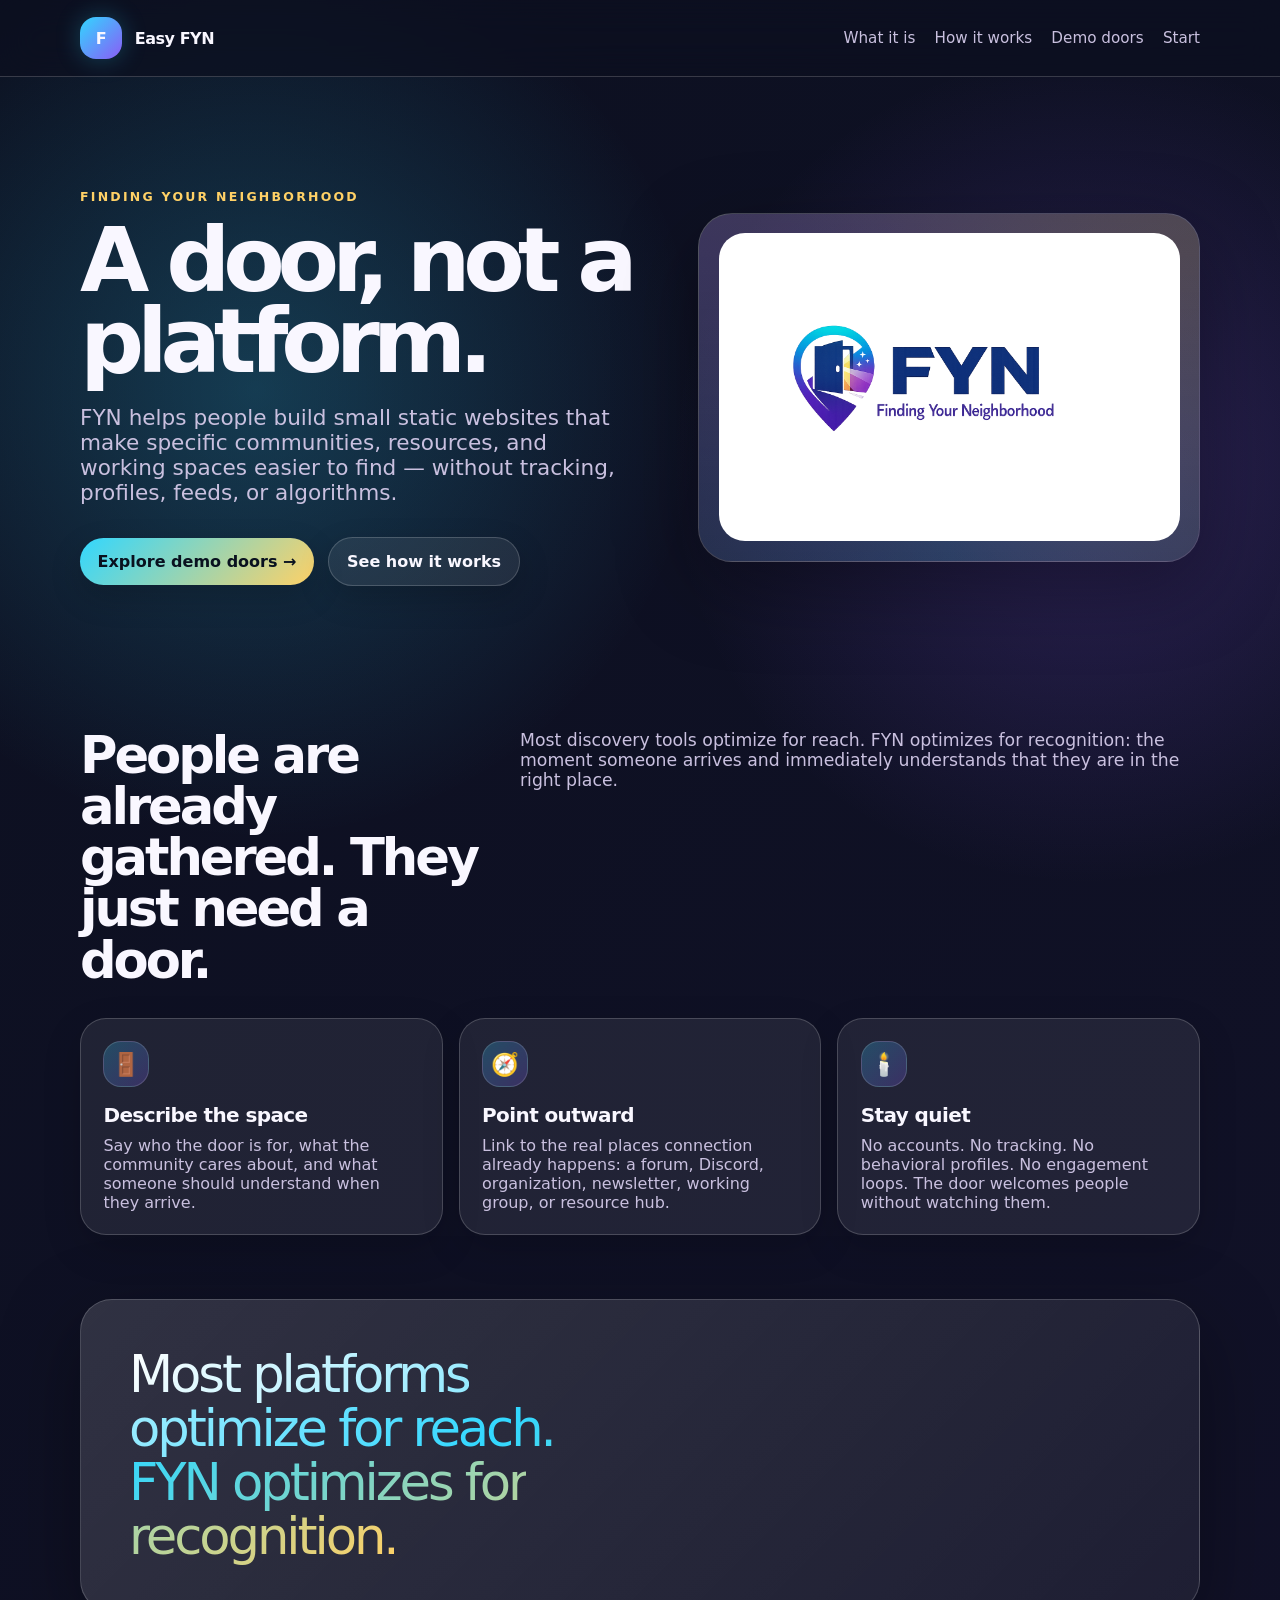
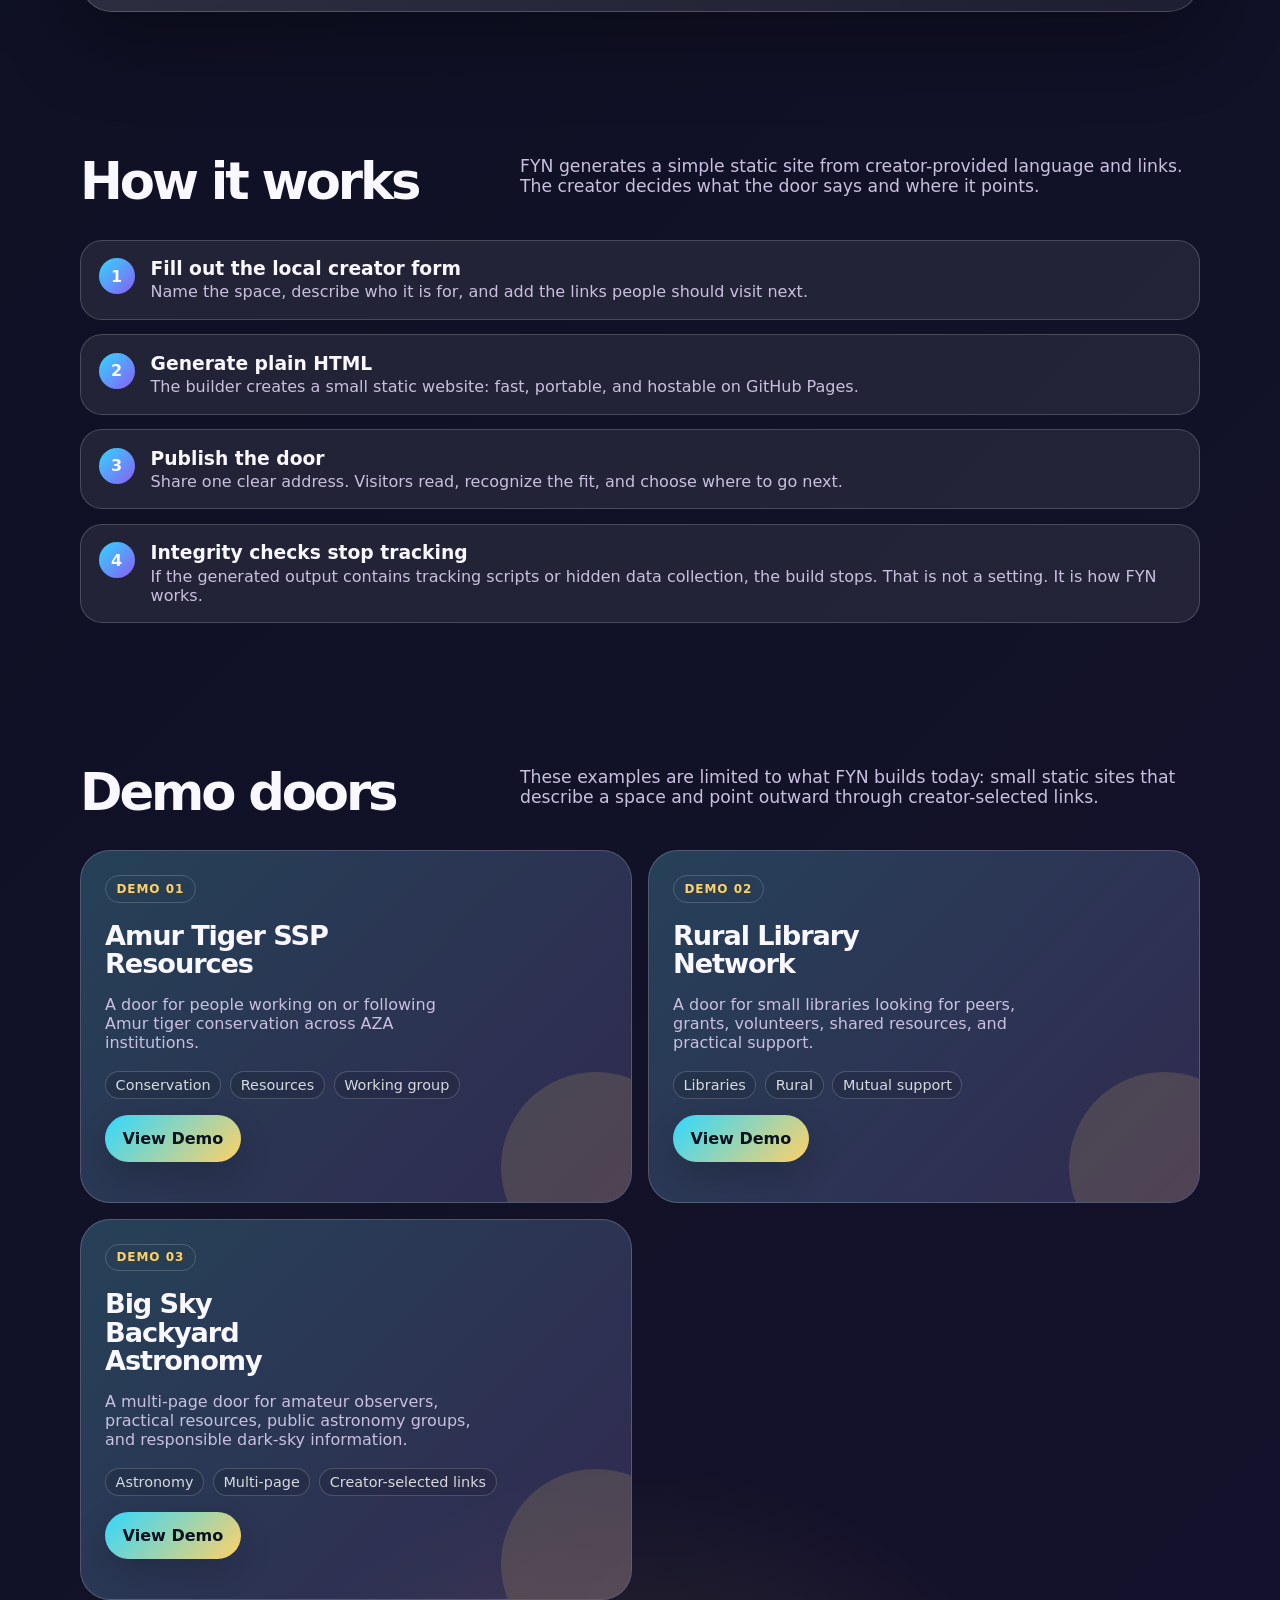
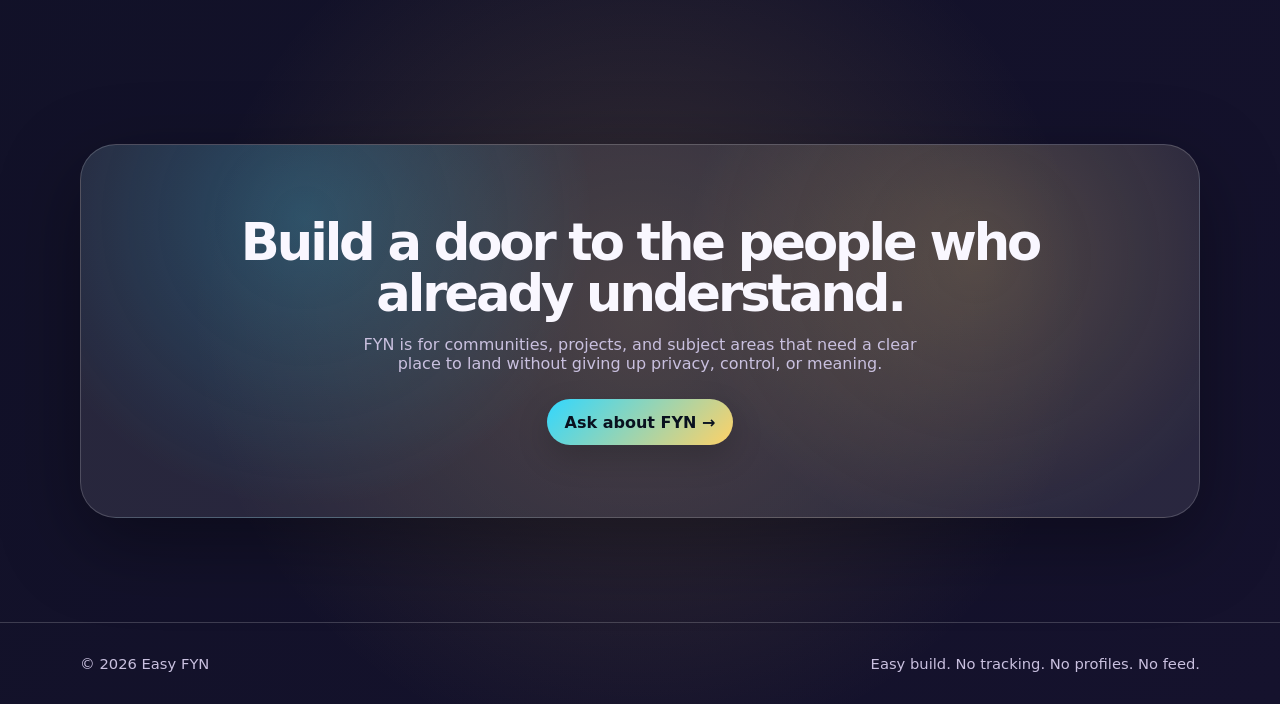
<file: index.html>
<!doctype html>
<html lang="en">
<head>
  <meta charset="utf-8">
  <meta name="viewport" content="width=device-width, initial-scale=1">
  <title>Easy FYN | Finding Your Neighborhood</title>
  <meta name="description" content="Finding Your Neighborhood helps people build simple static doors to the communities, resources, and spaces where connection already happens.">
  <style>
    :root {
      --bg: #0c1020;
      --bg2: #15122d;
      --panel: rgba(255,255,255,.08);
      --panel2: rgba(255,255,255,.12);
      --text: #f9f7ff;
      --muted: #c9c0df;
      --line: rgba(255,255,255,.18);
      --cyan: #31d7ff;
      --purple: #8b5cf6;
      --gold: #ffd166;
      --rose: #ff5fa2;
      --shadow: 0 25px 80px rgba(0,0,0,.35);
    }

    * { box-sizing: border-box; }

    html { scroll-behavior: smooth; }

    body {
      margin: 0;
      font-family: Inter, ui-sans-serif, system-ui, -apple-system, BlinkMacSystemFont, "Segoe UI", sans-serif;
      color: var(--text);
      background:
        radial-gradient(circle at 20% 10%, rgba(49,215,255,.22), transparent 28rem),
        radial-gradient(circle at 85% 12%, rgba(139,92,246,.24), transparent 26rem),
        radial-gradient(circle at 50% 90%, rgba(255,209,102,.16), transparent 28rem),
        linear-gradient(135deg, var(--bg), var(--bg2));
      min-height: 100vh;
    }

    a { color: inherit; }

    .wrap {
      width: min(1120px, calc(100% - 40px));
      margin: 0 auto;
    }

    header.site-header {
      position: sticky;
      top: 0;
      z-index: 10;
      backdrop-filter: blur(18px);
      background: rgba(12,16,32,.68);
      border-bottom: 1px solid var(--line);
    }

    .nav {
      display: flex;
      align-items: center;
      justify-content: space-between;
      min-height: 76px;
      gap: 1rem;
    }

    .brand {
      display: flex;
      align-items: center;
      gap: .8rem;
      text-decoration: none;
      font-weight: 800;
      letter-spacing: -.03em;
    }

    .brand-mark {
      width: 42px;
      height: 42px;
      border-radius: 16px;
      background: linear-gradient(135deg, var(--cyan), var(--purple));
      display: grid;
      place-items: center;
      box-shadow: 0 0 24px rgba(49,215,255,.25);
      font-weight: 900;
    }

    nav.links {
      display: flex;
      align-items: center;
      gap: 1.2rem;
      color: var(--muted);
      font-size: .95rem;
    }

    nav.links a {
      text-decoration: none;
    }

    nav.links a:hover { color: var(--text); }

    .button {
      display: inline-flex;
      align-items: center;
      justify-content: center;
      gap: .5rem;
      padding: .86rem 1.1rem;
      border-radius: 999px;
      text-decoration: none;
      font-weight: 750;
      border: 1px solid var(--line);
      background: rgba(255,255,255,.08);
      box-shadow: 0 12px 32px rgba(0,0,0,.18);
    }

    .button.primary {
      border: 0;
      color: #09111f;
      background: linear-gradient(135deg, var(--cyan), var(--gold));
    }

    .hero {
      padding: 7rem 0 4.5rem;
      display: grid;
      grid-template-columns: 1.05fr .95fr;
      gap: 4rem;
      align-items: center;
    }

    .eyebrow {
      color: var(--gold);
      font-size: .78rem;
      font-weight: 800;
      letter-spacing: .18em;
      text-transform: uppercase;
      margin-bottom: 1rem;
    }

    h1 {
      font-size: clamp(3rem, 7vw, 6.8rem);
      line-height: .9;
      letter-spacing: -.08em;
      margin: 0 0 1.5rem;
      max-width: 10ch;
    }

    .gradient-text {
      background: linear-gradient(135deg, #fff, var(--cyan), var(--gold));
      -webkit-background-clip: text;
      background-clip: text;
      color: transparent;
    }

    .hero p {
      color: var(--muted);
      font-size: clamp(1.08rem, 2vw, 1.35rem);
      max-width: 58ch;
      margin: 0 0 2rem;
    }

    .hero-actions {
      display: flex;
      flex-wrap: wrap;
      gap: .9rem;
      align-items: center;
    }

    .logo-card {
      position: relative;
      border: 1px solid var(--line);
      background: linear-gradient(180deg, rgba(255,255,255,.13), rgba(255,255,255,.05));
      border-radius: 34px;
      padding: 1.2rem;
      box-shadow: var(--shadow);
      overflow: hidden;
    }

    .logo-card:before {
      content: "";
      position: absolute;
      inset: -40%;
      background: conic-gradient(from 180deg, rgba(49,215,255,.2), rgba(139,92,246,.24), rgba(255,209,102,.18), rgba(49,215,255,.2));
      animation: spin 14s linear infinite;
      opacity: .7;
    }

    @keyframes spin { to { transform: rotate(360deg); } }

    .logo-inner {
      position: relative;
      border-radius: 26px;
      overflow: hidden;
      background: #FFFFFF;
      border: 1px solid rgba(255,255,255,.15);
    }

    .logo-inner img {
      display: block;
      width: 100%;
      height: auto;
    }

    section { padding: 4.5rem 0; }

    .section-head {
      display: grid;
      grid-template-columns: .75fr 1.25fr;
      gap: 2rem;
      align-items: start;
      margin-bottom: 2rem;
    }

    h2 {
      font-size: clamp(2rem, 4vw, 3.4rem);
      line-height: 1;
      letter-spacing: -.06em;
      margin: 0;
    }

    .section-head p, .lead {
      color: var(--muted);
      font-size: 1.08rem;
      margin: 0;
    }

    .grid {
      display: grid;
      grid-template-columns: repeat(3, 1fr);
      gap: 1rem;
    }

    .card {
      border: 1px solid var(--line);
      border-radius: 26px;
      background: var(--panel);
      padding: 1.4rem;
      box-shadow: 0 14px 38px rgba(0,0,0,.16);
    }

    .card h3 {
      font-size: 1.25rem;
      margin: 0 0 .55rem;
      letter-spacing: -.03em;
    }

    .card p { color: var(--muted); margin: 0; }

    .icon {
      width: 46px;
      height: 46px;
      border-radius: 18px;
      display: grid;
      place-items: center;
      margin-bottom: 1rem;
      background: linear-gradient(135deg, rgba(49,215,255,.24), rgba(139,92,246,.24));
      border: 1px solid rgba(255,255,255,.15);
      font-size: 1.4rem;
    }

    .steps {
      display: grid;
      gap: .9rem;
      counter-reset: step;
    }

    .step {
      display: grid;
      grid-template-columns: auto 1fr;
      gap: 1rem;
      align-items: start;
      padding: 1.1rem;
      border-radius: 22px;
      background: var(--panel);
      border: 1px solid var(--line);
    }

    .step:before {
      counter-increment: step;
      content: counter(step);
      width: 36px;
      height: 36px;
      border-radius: 50%;
      background: linear-gradient(135deg, var(--cyan), var(--purple));
      display: grid;
      place-items: center;
      font-weight: 900;
    }

    .step h3 { margin: 0 0 .2rem; }
    .step p { margin: 0; color: var(--muted); }

    .demo-grid {
      display: grid;
      grid-template-columns: repeat(2, 1fr);
      gap: 1rem;
    }

    .demo {
      min-height: 260px;
      border-radius: 30px;
      padding: 1.5rem;
      position: relative;
      overflow: hidden;
      border: 1px solid var(--line);
      background:
        linear-gradient(135deg, rgba(49,215,255,.16), rgba(139,92,246,.12)),
        var(--panel);
    }

    .demo:after {
      content: "";
      position: absolute;
      right: -60px;
      bottom: -60px;
      width: 190px;
      height: 190px;
      border-radius: 50%;
      background: rgba(255,209,102,.14);
    }

    .demo .tag {
      display: inline-flex;
      padding: .35rem .65rem;
      border-radius: 999px;
      border: 1px solid var(--line);
      color: var(--gold);
      font-size: .75rem;
      font-weight: 800;
      letter-spacing: .08em;
      text-transform: uppercase;
      margin-bottom: 1.2rem;
    }

    .demo h3 {
      font-size: 1.7rem;
      line-height: 1.05;
      letter-spacing: -.04em;
      margin: 0 0 .75rem;
      max-width: 12ch;
    }

    .demo p {
      color: var(--muted);
      max-width: 36ch;
    }

    .door-line {
      display: flex;
      gap: .55rem;
      flex-wrap: wrap;
      margin-top: 1.2rem;
      color: rgba(255,255,255,.82);
      font-size: .9rem;
    }

    .pill {
      border: 1px solid var(--line);
      border-radius: 999px;
      padding: .32rem .6rem;
      background: rgba(0,0,0,.12);
    }

    .quote {
      margin: 4rem 0 0;
      border-radius: 32px;
      padding: clamp(1.5rem, 4vw, 3rem);
      background: linear-gradient(135deg, rgba(255,255,255,.14), rgba(255,255,255,.06));
      border: 1px solid var(--line);
      box-shadow: var(--shadow);
    }

    .quote p {
      margin: 0;
      font-size: clamp(1.7rem, 4vw, 3.5rem);
      line-height: 1.05;
      letter-spacing: -.06em;
      max-width: 16ch;
    }

    .cta {
      text-align: center;
      border-radius: 36px;
      padding: clamp(2rem, 6vw, 4.5rem);
      background:
        radial-gradient(circle at 20% 20%, rgba(49,215,255,.22), transparent 18rem),
        radial-gradient(circle at 80% 30%, rgba(255,209,102,.18), transparent 18rem),
        rgba(255,255,255,.09);
      border: 1px solid var(--line);
      box-shadow: var(--shadow);
    }

    .cta h2 { margin-bottom: 1rem; }
    .cta p { margin: 0 auto 1.6rem; max-width: 58ch; color: var(--muted); }

    footer {
      color: var(--muted);
      border-top: 1px solid var(--line);
      padding: 2rem 0;
      margin-top: 2rem;
      font-size: .92rem;
    }

    .footer-row {
      display: flex;
      justify-content: space-between;
      gap: 1rem;
      flex-wrap: wrap;
    }

    @media (max-width: 820px) {
      nav.links { display: none; }
      .hero { grid-template-columns: 1fr; padding-top: 4.5rem; }
      .section-head { grid-template-columns: 1fr; }
      .grid { grid-template-columns: 1fr; }
      .demo-grid { grid-template-columns: 1fr; }
    }
  </style>
<!-- Google tag (gtag.js) -->
<script async src="https://www.googletagmanager.com/gtag/js?id=G-9BWZ8N2KXH"></script>
<script>
  window.dataLayer = window.dataLayer || [];
  function gtag(){dataLayer.push(arguments);}
  gtag('js', new Date());

  gtag('config', 'G-9BWZ8N2KXH');
</script>
</head>
<body>
  <header class="site-header">
    <div class="wrap nav">
      <a class="brand" href="#top" aria-label="Easy FYN home">
        <span class="brand-mark">F</span>
        <span>Easy FYN</span>
      </a>
      <nav class="links" aria-label="Main navigation">
        <a href="#what">What it is</a>
        <a href="#how">How it works</a>
        <a href="#demos">Demo doors</a>
        <a href="#start">Start</a>
      </nav>
    </div>
  </header>

  <main id="top">
    <div class="wrap hero">
      <div>
        <div class="eyebrow">Finding Your Neighborhood</div>
        <h1>A door, not a platform.</h1>
        <p>FYN helps people build small static websites that make specific communities, resources, and working spaces easier to find — without tracking, profiles, feeds, or algorithms.</p>
        <div class="hero-actions">
          <a class="button primary" href="#demos">Explore demo doors →</a>
          <a class="button" href="#how">See how it works</a>
        </div>
      </div>

      <div class="logo-card" aria-label="Finding Your Neighborhood logo">
        <div class="logo-inner">
          <img src="assets/fyn-logo.png" alt="FYN logo with an open door inside a map pin">
        </div>
      </div>
    </div>

    <section id="what">
      <div class="wrap">
        <div class="section-head">
          <h2>People are already gathered. They just need a door.</h2>
          <p>Most discovery tools optimize for reach. FYN optimizes for recognition: the moment someone arrives and immediately understands that they are in the right place.</p>
        </div>
        <div class="grid">
          <article class="card">
            <div class="icon">🚪</div>
            <h3>Describe the space</h3>
            <p>Say who the door is for, what the community cares about, and what someone should understand when they arrive.</p>
          </article>
          <article class="card">
            <div class="icon">🧭</div>
            <h3>Point outward</h3>
            <p>Link to the real places connection already happens: a forum, Discord, organization, newsletter, working group, or resource hub.</p>
          </article>
          <article class="card">
            <div class="icon">🕯️</div>
            <h3>Stay quiet</h3>
            <p>No accounts. No tracking. No behavioral profiles. No engagement loops. The door welcomes people without watching them.</p>
          </article>
        </div>
        <div class="quote">
          <p><span class="gradient-text">Most platforms optimize for reach. FYN optimizes for recognition.</span></p>
        </div>
      </div>
    </section>

    <section id="how">
      <div class="wrap">
        <div class="section-head">
          <h2>How it works</h2>
          <p>FYN generates a simple static site from creator-provided language and links. The creator decides what the door says and where it points.</p>
        </div>
        <div class="steps">
          <div class="step">
            <div>
              <h3>Fill out the local creator form</h3>
              <p>Name the space, describe who it is for, and add the links people should visit next.</p>
            </div>
          </div>
          <div class="step">
            <div>
              <h3>Generate plain HTML</h3>
              <p>The builder creates a small static website: fast, portable, and hostable on GitHub Pages.</p>
            </div>
          </div>
          <div class="step">
            <div>
              <h3>Publish the door</h3>
              <p>Share one clear address. Visitors read, recognize the fit, and choose where to go next.</p>
            </div>
          </div>
          <div class="step">
            <div>
              <h3>Integrity checks stop tracking</h3>
              <p>If the generated output contains tracking scripts or hidden data collection, the build stops. That is not a setting. It is how FYN works.</p>
            </div>
          </div>
        </div>
      </div>
    </section>

    <section id="demos">
      <div class="wrap">
        <div class="section-head">
          <h2>Demo doors</h2>
          <p>These examples are limited to what FYN builds today: small static sites that describe a space and point outward through creator-selected links.</p>
        </div>
        <div class="demo-grid">
          <article class="demo">
            <span class="tag">Demo 01</span>
            <h3>Amur Tiger SSP Resources</h3>
            <p>A door for people working on or following Amur tiger conservation across AZA institutions.</p>
            <div class="door-line">
              <span class="pill">Conservation</span>
              <span class="pill">Resources</span>
              <span class="pill">Working group</span>
            </div>
			<p><a class="button primary" href="dark/index.html">View Demo</a></p>
          </article>
          <article class="demo">
            <span class="tag">Demo 02</span>
            <h3>Rural Library Network</h3>
            <p>A door for small libraries looking for peers, grants, volunteers, shared resources, and practical support.</p>
            <div class="door-line">
              <span class="pill">Libraries</span>
              <span class="pill">Rural</span>
              <span class="pill">Mutual support</span>
            </div>
			<p><a class="button primary" href="light/index.html">View Demo</a></p>
          </article>
          <article class="demo">
            <span class="tag">Demo 03</span>
            <h3>Big Sky Backyard Astronomy</h3>
            <p>A multi-page door for amateur observers, practical resources, public astronomy groups, and responsible dark-sky information.</p>
            <div class="door-line">
              <span class="pill">Astronomy</span>
              <span class="pill">Multi-page</span>
              <span class="pill">Creator-selected links</span>
            </div>
            <p><a class="button primary" href="astronomy/index.html">View Demo</a></p>
          </article>
        </div>
      </div>
    </section>

    <section id="start">
      <div class="wrap">
        <div class="cta">
          <h2>Build a door to the people who already understand.</h2>
          <p>FYN is for communities, projects, and subject areas that need a clear place to land without giving up privacy, control, or meaning.</p>
          <a class="button primary" href="mailto:jwebdevmt@gmail.com?subject=Easy%20FYN">Ask about FYN →</a>
        </div>
      </div>
    </section>
  </main>

  <footer>
    <div class="wrap footer-row">
      <div>© 2026 Easy FYN</div>
      <div>Easy build. No tracking. No profiles. No feed.</div>
    </div>
  </footer>
</body>
</html>
</file>
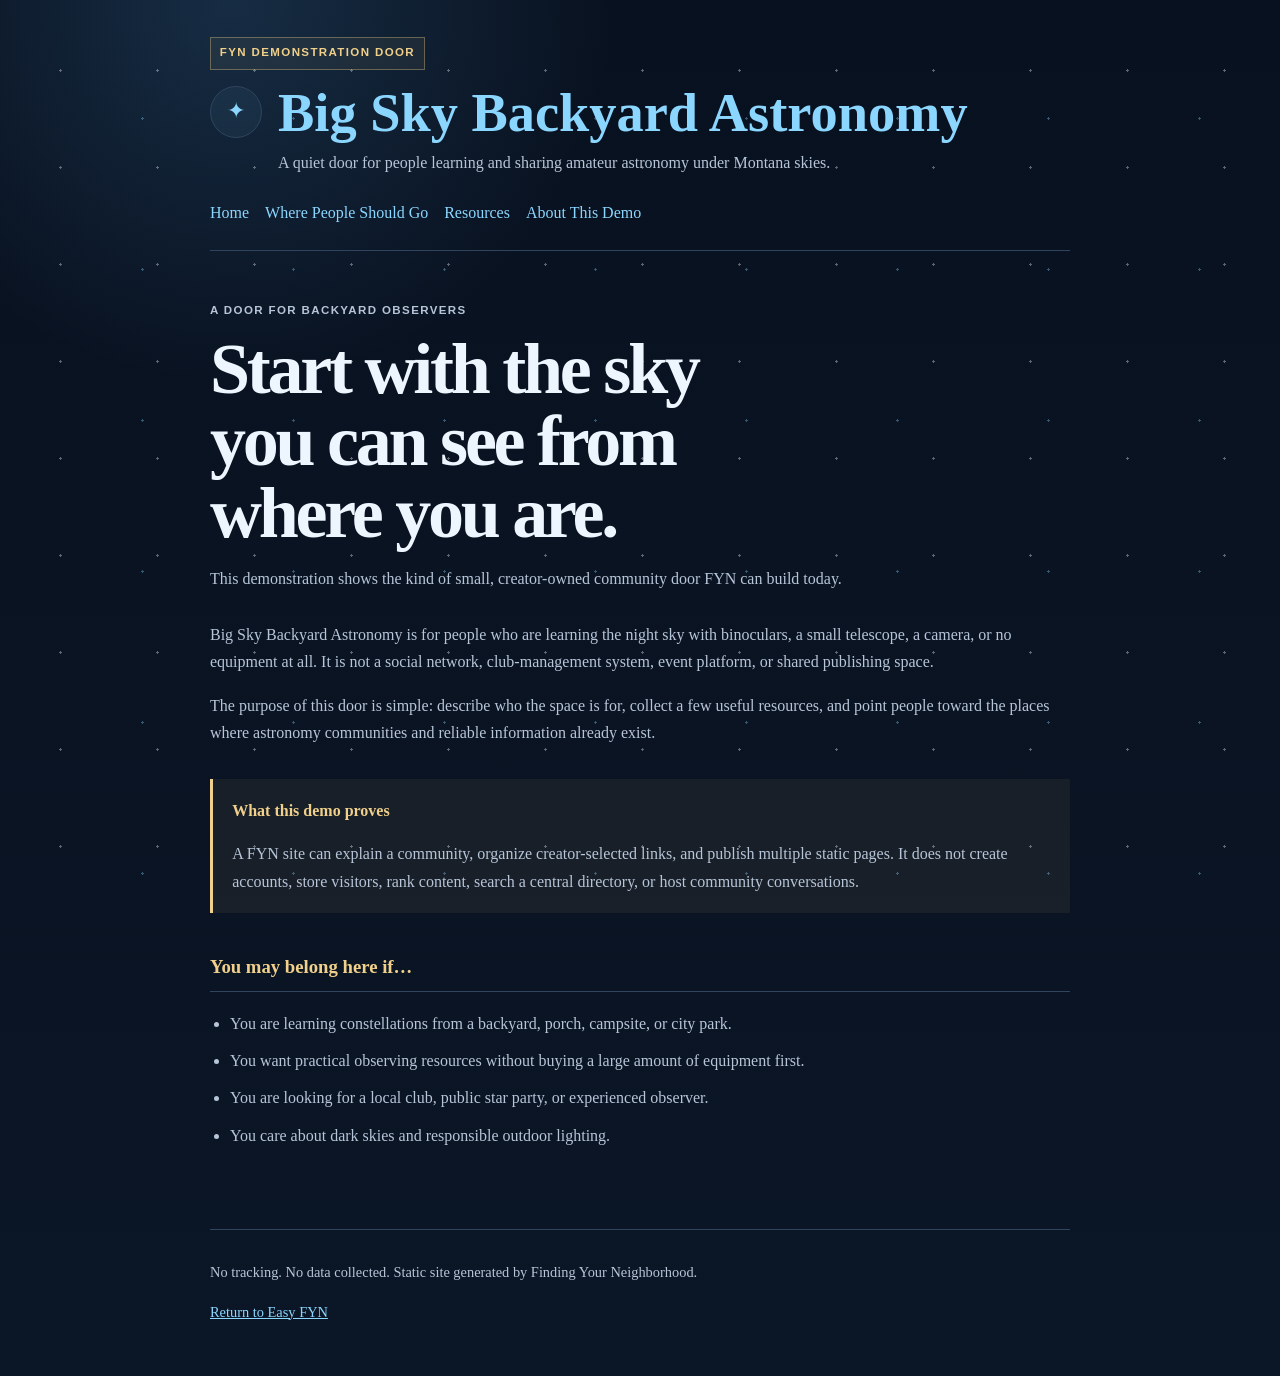
<file: astronomy/index.html>
<!DOCTYPE html>
<html lang="en">
<head>
<meta charset="UTF-8">
<title>Home — Big Sky Backyard Astronomy</title>
<meta name="viewport" content="width=device-width, initial-scale=1.0">
<meta name="description" content="A quiet door for people learning and sharing amateur astronomy under Montana skies.">
<link rel="stylesheet" href="assets/style.css">
</head>
<body>
<div class="site-shell">
<header>
    <div class="demo-label">FYN demonstration door</div>
    <div class="brand-row">
      <div class="site-mark" aria-hidden="true">✦</div>
      <div>
        <h1>Big Sky Backyard Astronomy</h1>
        <p class="site-description">A quiet door for people learning and sharing amateur astronomy under Montana skies.</p>
      </div>
    </div>
    <nav><a href="index.html">Home</a> <a href="links.html">Where People Should Go</a> <a href="resources.html">Resources</a> <a href="about.html">About This Demo</a></nav>
</header>
<main>

<section class="page-header">
  <p class="eyebrow">A door for backyard observers</p>
  <h2>Start with the sky you can see from where you are.</h2>
  <p>This demonstration shows the kind of small, creator-owned community door FYN can build today.</p>
</section>

<div class="page-body">
  <p>Big Sky Backyard Astronomy is for people who are learning the night sky with binoculars, a small telescope, a camera, or no equipment at all. It is not a social network, club-management system, event platform, or shared publishing space.</p>
  <p>The purpose of this door is simple: describe who the space is for, collect a few useful resources, and point people toward the places where astronomy communities and reliable information already exist.</p>

  <aside class="reality-note">
    <strong>What this demo proves</strong>
    <p>A FYN site can explain a community, organize creator-selected links, and publish multiple static pages. It does not create accounts, store visitors, rank content, search a central directory, or host community conversations.</p>
  </aside>

  <section class="resource-group">
    <h3>You may belong here if…</h3>
    <ul class="fit-list">
      <li>You are learning constellations from a backyard, porch, campsite, or city park.</li>
      <li>You want practical observing resources without buying a large amount of equipment first.</li>
      <li>You are looking for a local club, public star party, or experienced observer.</li>
      <li>You care about dark skies and responsible outdoor lighting.</li>
    </ul>
  </section>
</div>

</main>
<footer>
    <p>No tracking. No data collected. Static site generated by Finding Your Neighborhood.</p>
    <p><a href="../index.html#demos">Return to Easy FYN</a></p>
</footer>
</div>
</body>
</html>
</file>
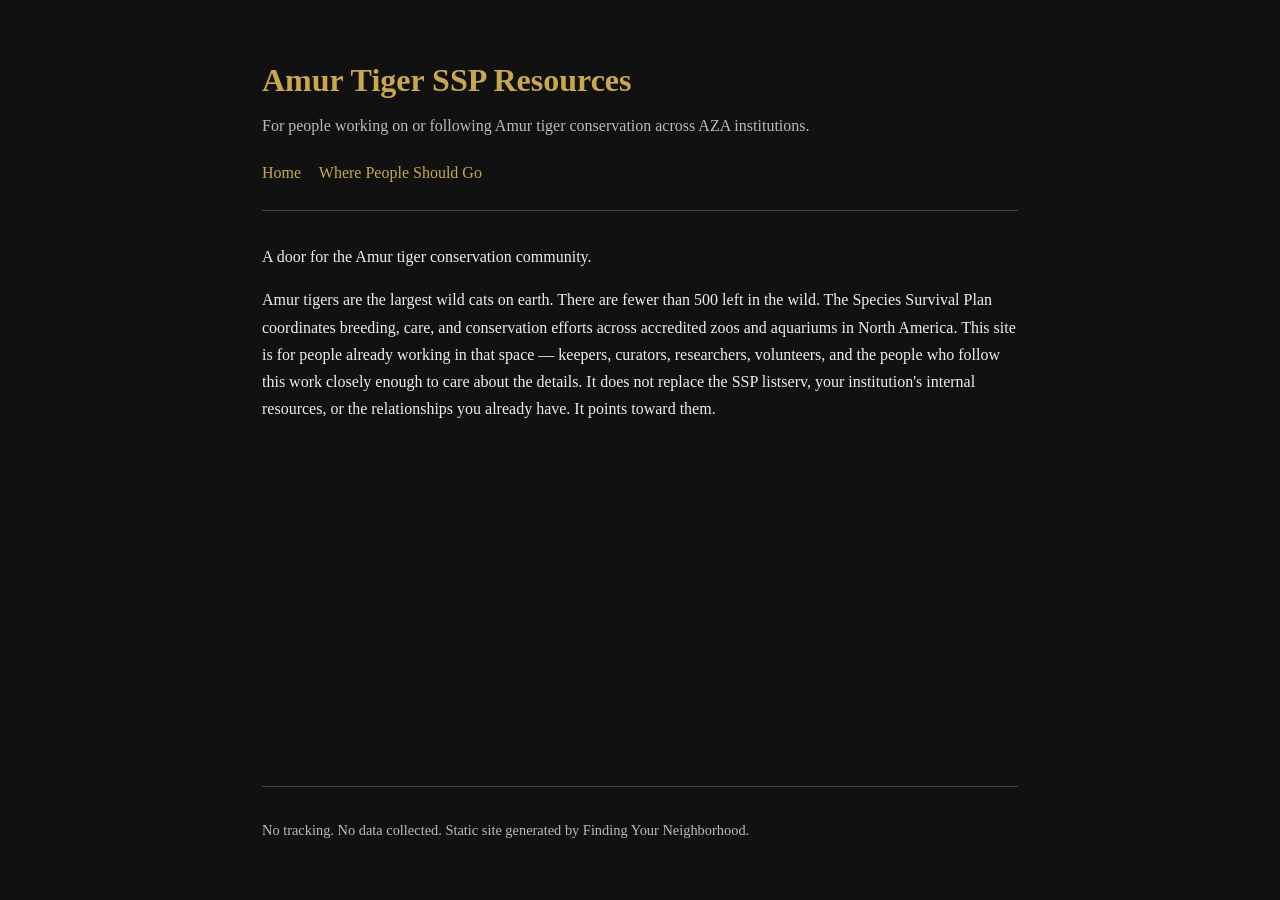
<file: dark/index.html>
<!DOCTYPE html>
<html lang="en">
<head>
<meta charset="UTF-8">
<title>Home — Amur Tiger SSP Resources</title>
<meta name="viewport" content="width=device-width, initial-scale=1.0">
<meta name="description" content="For people working on or following Amur tiger conservation across AZA institutions.">
<link rel="stylesheet" href="assets/style.css">
</head>

<body>

<div class="site-shell">

<header>
    <h1>Amur Tiger SSP Resources</h1>
    <p class="site-description">For people working on or following Amur tiger conservation across AZA institutions.</p>

    <nav>
        <a href="index.html">Home</a> <a href="links.html">Where People Should Go</a> 
    </nav>
</header>

<main>

<p>A door for the Amur tiger conservation community.</p>
<p>Amur tigers are the largest wild cats on earth. There are fewer than 500 left in the wild. The Species Survival Plan coordinates breeding, care, and conservation efforts across accredited zoos and aquariums in North America. This site is for people already working in that space — keepers, curators, researchers, volunteers, and the people who follow this work closely enough to care about the details. It does not replace the SSP listserv, your institution&#x27;s internal resources, or the relationships you already have. It points toward them.</p>


</main>

<footer>
    <p>No tracking. No data collected. Static site generated by Finding Your Neighborhood.</p>
</footer>

</div>

</body>
</html>
</file>
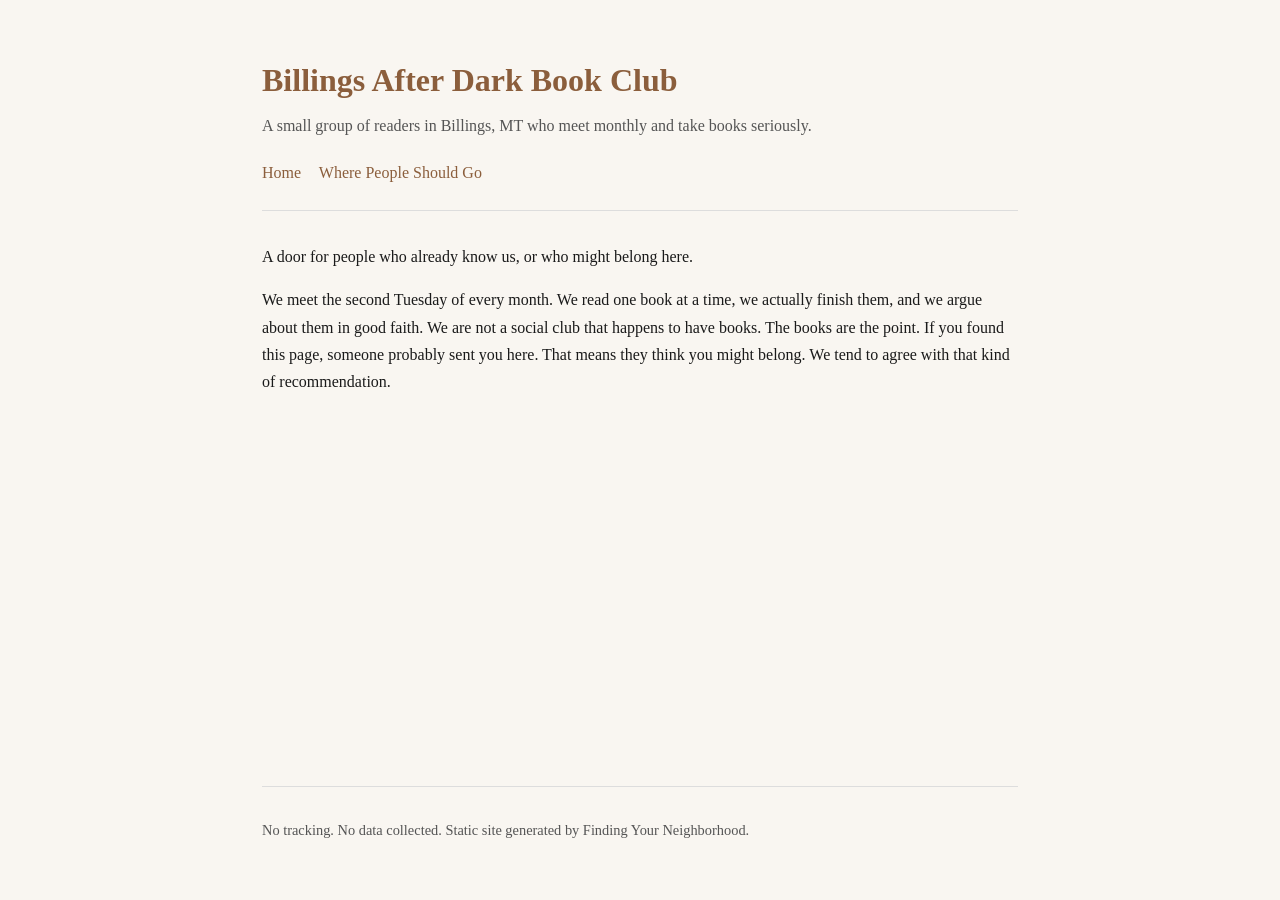
<file: light/index.html>
<!DOCTYPE html>
<html lang="en">
<head>
<meta charset="UTF-8">
<title>Home — Billings After Dark Book Club</title>
<meta name="viewport" content="width=device-width, initial-scale=1.0">
<meta name="description" content="A small group of readers in Billings, MT who meet monthly and take books seriously.">
<link rel="stylesheet" href="assets/style.css">
</head>

<body>

<div class="site-shell">

<header>
    <h1>Billings After Dark Book Club</h1>
    <p class="site-description">A small group of readers in Billings, MT who meet monthly and take books seriously.</p>

    <nav>
        <a href="index.html">Home</a> <a href="links.html">Where People Should Go</a> 
    </nav>
</header>

<main>

<p>A door for people who already know us, or who might belong here.</p>
<p>We meet the second Tuesday of every month. We read one book at a time, we actually finish them, and we argue about them in good faith. We are not a social club that happens to have books. The books are the point. If you found this page, someone probably sent you here. That means they think you might belong. We tend to agree with that kind of recommendation.</p>


</main>

<footer>
    <p>No tracking. No data collected. Static site generated by Finding Your Neighborhood.</p>
</footer>

</div>

</body>
</html>
</file>
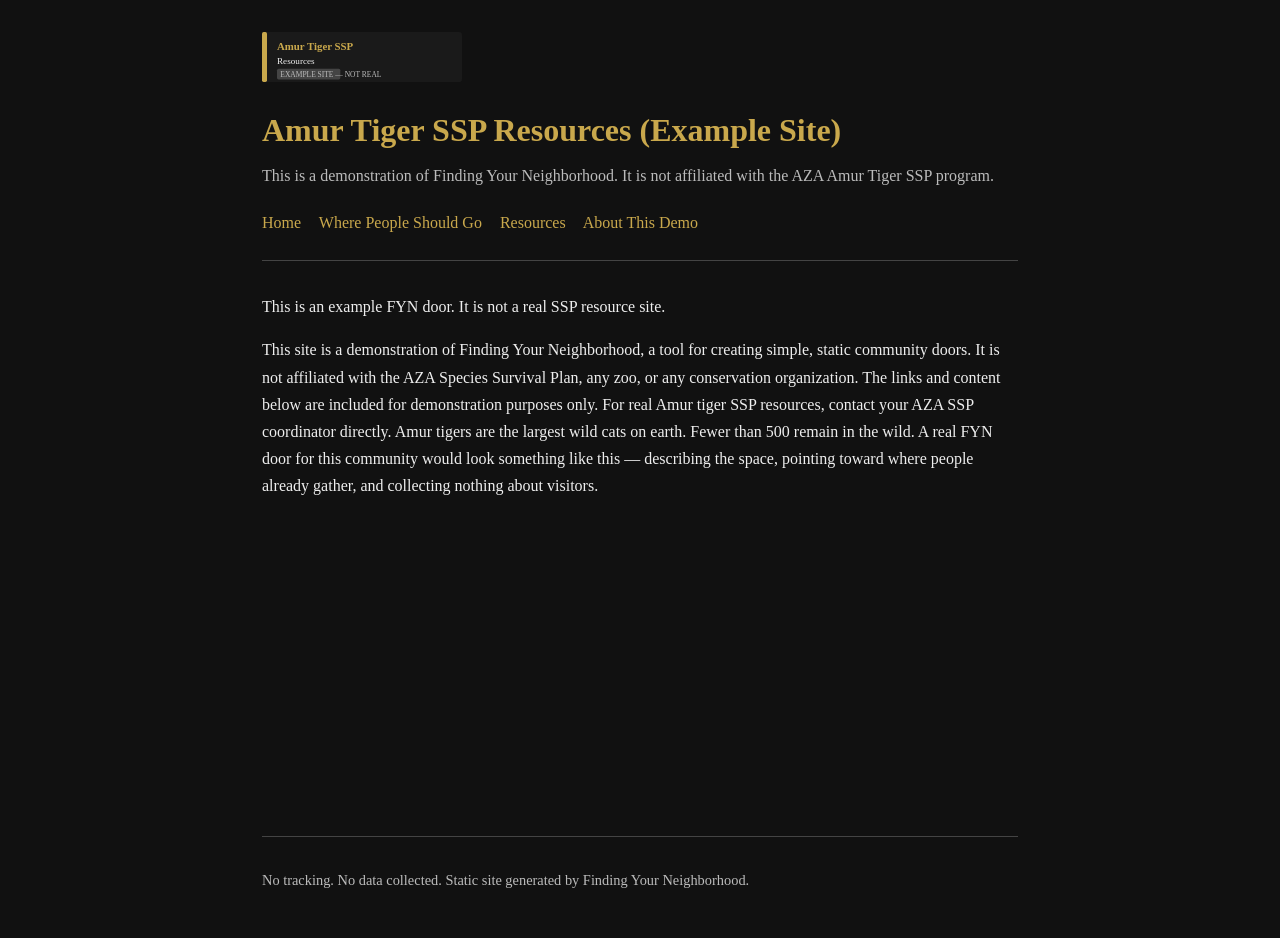
<file: ssp/index.html>
<!DOCTYPE html>
<html lang="en">
<head>
<meta charset="UTF-8">
<title>Home — Amur Tiger SSP Resources (Example Site)</title>
<meta name="viewport" content="width=device-width, initial-scale=1.0">
<meta name="description" content="This is a demonstration of Finding Your Neighborhood. It is not affiliated with the AZA Amur Tiger SSP program.">
<link rel="stylesheet" href="assets/style.css">
</head>

<body>

<div class="site-shell">

<header>
    <img src="assets/logo.svg" alt="Site logo" class="site-logo">
    <h1>Amur Tiger SSP Resources (Example Site)</h1>
    <p class="site-description">This is a demonstration of Finding Your Neighborhood. It is not affiliated with the AZA Amur Tiger SSP program.</p>

    <nav>
        <a href="index.html">Home</a> <a href="links.html">Where People Should Go</a> <a href="resources.html">Resources</a> <a href="about.html">About This Demo</a> 
    </nav>
</header>

<main>

<p>This is an example FYN door. It is not a real SSP resource site.</p>
<p>This site is a demonstration of Finding Your Neighborhood, a tool for creating simple, static community doors. It is not affiliated with the AZA Species Survival Plan, any zoo, or any conservation organization. The links and content below are included for demonstration purposes only. For real Amur tiger SSP resources, contact your AZA SSP coordinator directly. Amur tigers are the largest wild cats on earth. Fewer than 500 remain in the wild. A real FYN door for this community would look something like this — describing the space, pointing toward where people already gather, and collecting nothing about visitors.</p>


</main>

<footer>
    <p>No tracking. No data collected. Static site generated by Finding Your Neighborhood.</p>
</footer>

</div>

</body>
</html>
</file>
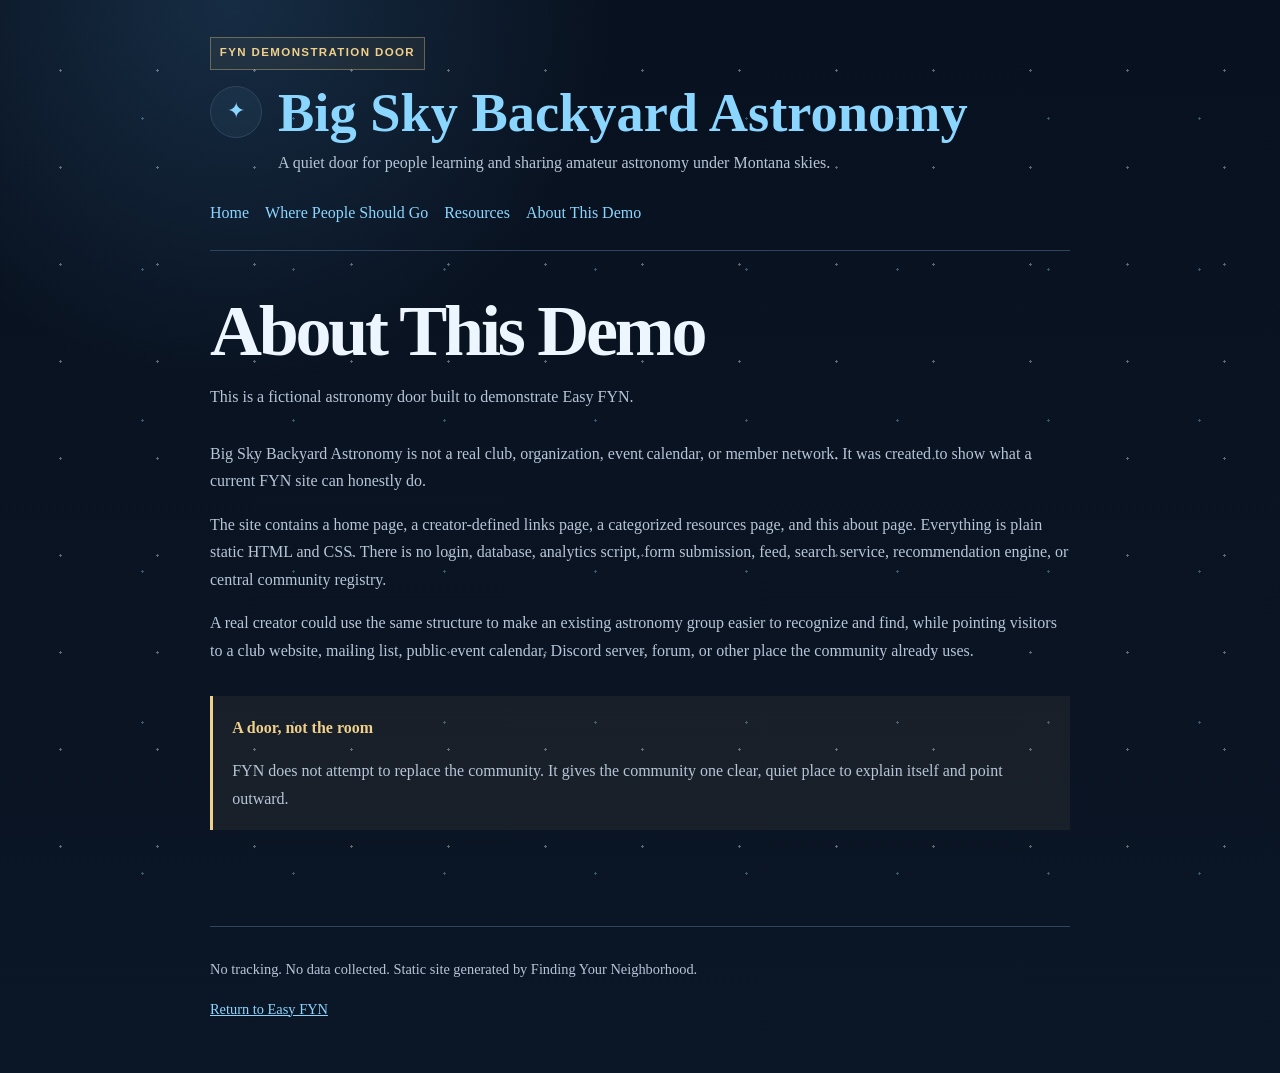
<file: astronomy/about.html>
<!DOCTYPE html>
<html lang="en">
<head>
<meta charset="UTF-8">
<title>About This Demo — Big Sky Backyard Astronomy</title>
<meta name="viewport" content="width=device-width, initial-scale=1.0">
<meta name="description" content="A quiet door for people learning and sharing amateur astronomy under Montana skies.">
<link rel="stylesheet" href="assets/style.css">
</head>
<body>
<div class="site-shell">
<header>
    <div class="demo-label">FYN demonstration door</div>
    <div class="brand-row">
      <div class="site-mark" aria-hidden="true">✦</div>
      <div>
        <h1>Big Sky Backyard Astronomy</h1>
        <p class="site-description">A quiet door for people learning and sharing amateur astronomy under Montana skies.</p>
      </div>
    </div>
    <nav><a href="index.html">Home</a> <a href="links.html">Where People Should Go</a> <a href="resources.html">Resources</a> <a href="about.html">About This Demo</a></nav>
</header>
<main>

<section class="page-header">
  <h2>About This Demo</h2>
  <p>This is a fictional astronomy door built to demonstrate Easy FYN.</p>
</section>
<div class="page-body">
  <p>Big Sky Backyard Astronomy is not a real club, organization, event calendar, or member network. It was created to show what a current FYN site can honestly do.</p>
  <p>The site contains a home page, a creator-defined links page, a categorized resources page, and this about page. Everything is plain static HTML and CSS. There is no login, database, analytics script, form submission, feed, search service, recommendation engine, or central community registry.</p>
  <p>A real creator could use the same structure to make an existing astronomy group easier to recognize and find, while pointing visitors to a club website, mailing list, public event calendar, Discord server, forum, or other place the community already uses.</p>

  <aside class="reality-note">
    <strong>A door, not the room</strong>
    <p>FYN does not attempt to replace the community. It gives the community one clear, quiet place to explain itself and point outward.</p>
  </aside>
</div>

</main>
<footer>
    <p>No tracking. No data collected. Static site generated by Finding Your Neighborhood.</p>
    <p><a href="../index.html#demos">Return to Easy FYN</a></p>
</footer>
</div>
</body>
</html>
</file>
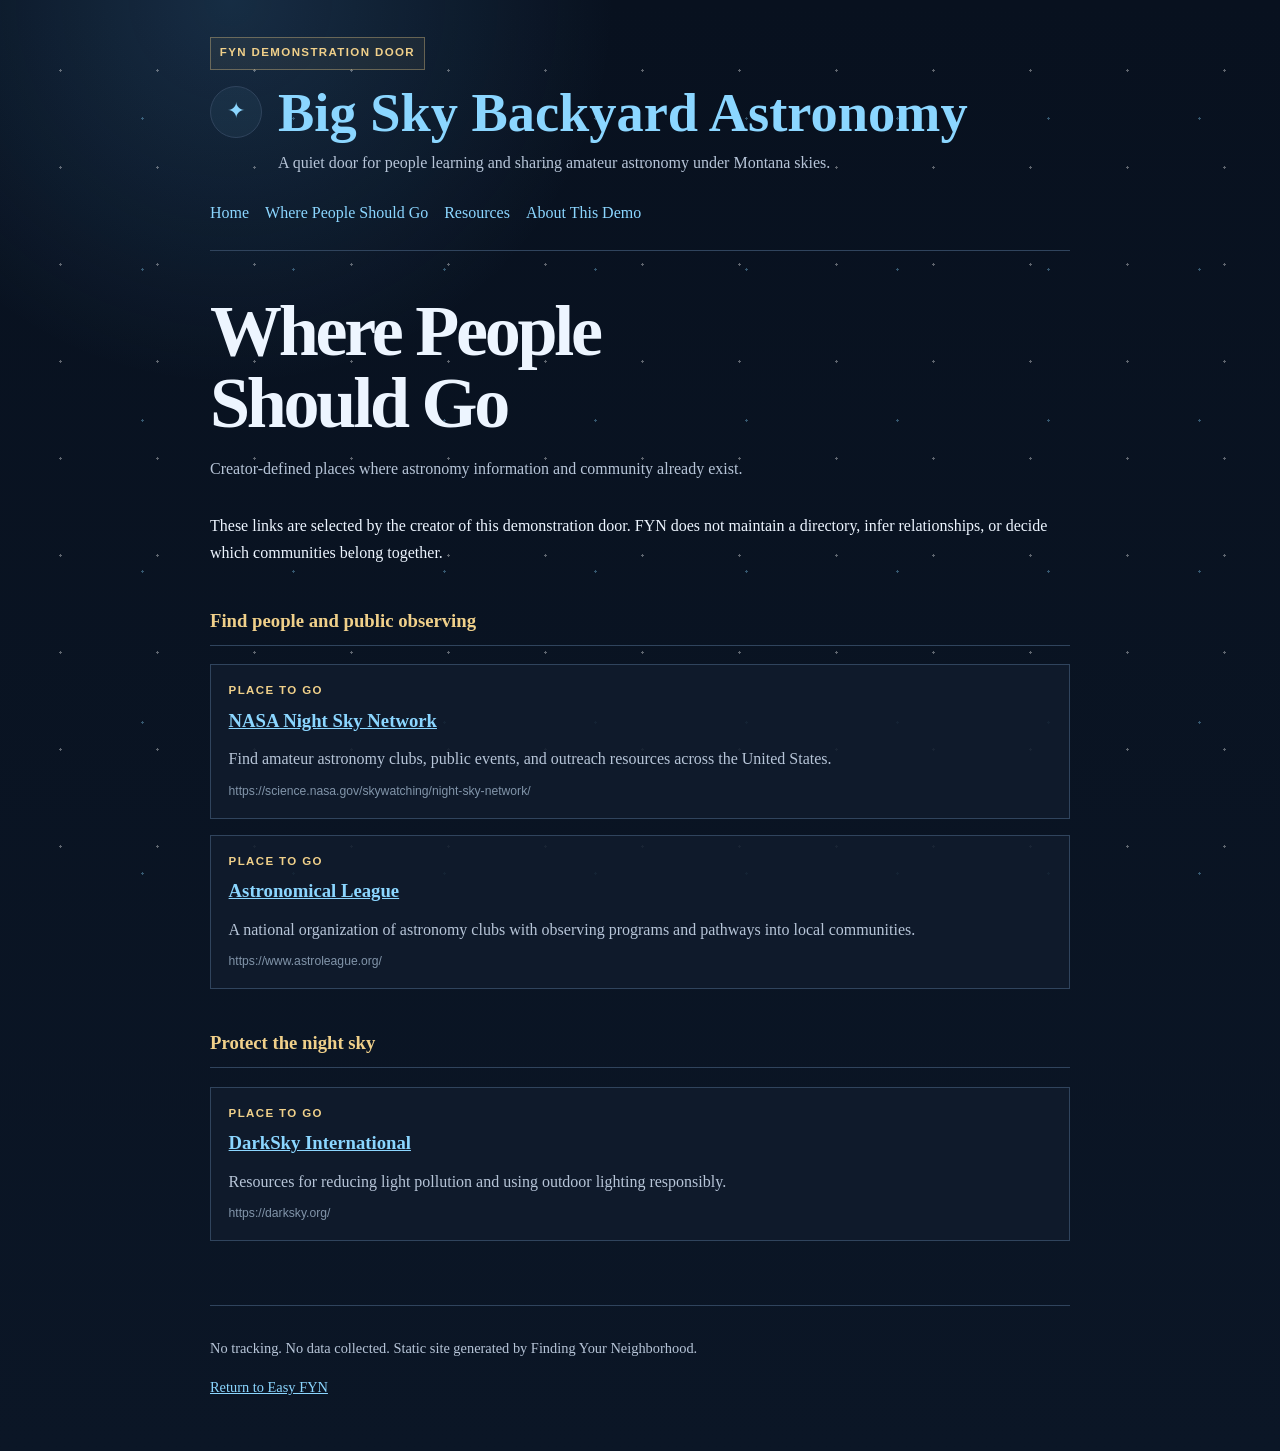
<file: astronomy/links.html>
<!DOCTYPE html>
<html lang="en">
<head>
<meta charset="UTF-8">
<title>Where People Should Go — Big Sky Backyard Astronomy</title>
<meta name="viewport" content="width=device-width, initial-scale=1.0">
<meta name="description" content="A quiet door for people learning and sharing amateur astronomy under Montana skies.">
<link rel="stylesheet" href="assets/style.css">
</head>
<body>
<div class="site-shell">
<header>
    <div class="demo-label">FYN demonstration door</div>
    <div class="brand-row">
      <div class="site-mark" aria-hidden="true">✦</div>
      <div>
        <h1>Big Sky Backyard Astronomy</h1>
        <p class="site-description">A quiet door for people learning and sharing amateur astronomy under Montana skies.</p>
      </div>
    </div>
    <nav><a href="index.html">Home</a> <a href="links.html">Where People Should Go</a> <a href="resources.html">Resources</a> <a href="about.html">About This Demo</a></nav>
</header>
<main>

<section class="page-header">
  <h2>Where People Should Go</h2>
  <p>Creator-defined places where astronomy information and community already exist.</p>
</section>
<p>These links are selected by the creator of this demonstration door. FYN does not maintain a directory, infer relationships, or decide which communities belong together.</p>

<section class="resource-group">
  <h3>Find people and public observing</h3>
  <div class="resource-list">
    <div class="resource-card">
      <div class="resource-type">Place to go</div>
      <h3><a href="https://science.nasa.gov/skywatching/night-sky-network/" target="_blank" rel="noopener noreferrer">NASA Night Sky Network</a></h3>
      <p>Find amateur astronomy clubs, public events, and outreach resources across the United States.</p>
      <div class="resource-url">https://science.nasa.gov/skywatching/night-sky-network/</div>
    </div>
    <div class="resource-card">
      <div class="resource-type">Place to go</div>
      <h3><a href="https://www.astroleague.org/" target="_blank" rel="noopener noreferrer">Astronomical League</a></h3>
      <p>A national organization of astronomy clubs with observing programs and pathways into local communities.</p>
      <div class="resource-url">https://www.astroleague.org/</div>
    </div>
  </div>
</section>

<section class="resource-group">
  <h3>Protect the night sky</h3>
  <div class="resource-list">
    <div class="resource-card">
      <div class="resource-type">Place to go</div>
      <h3><a href="https://darksky.org/" target="_blank" rel="noopener noreferrer">DarkSky International</a></h3>
      <p>Resources for reducing light pollution and using outdoor lighting responsibly.</p>
      <div class="resource-url">https://darksky.org/</div>
    </div>
  </div>
</section>

</main>
<footer>
    <p>No tracking. No data collected. Static site generated by Finding Your Neighborhood.</p>
    <p><a href="../index.html#demos">Return to Easy FYN</a></p>
</footer>
</div>
</body>
</html>
</file>
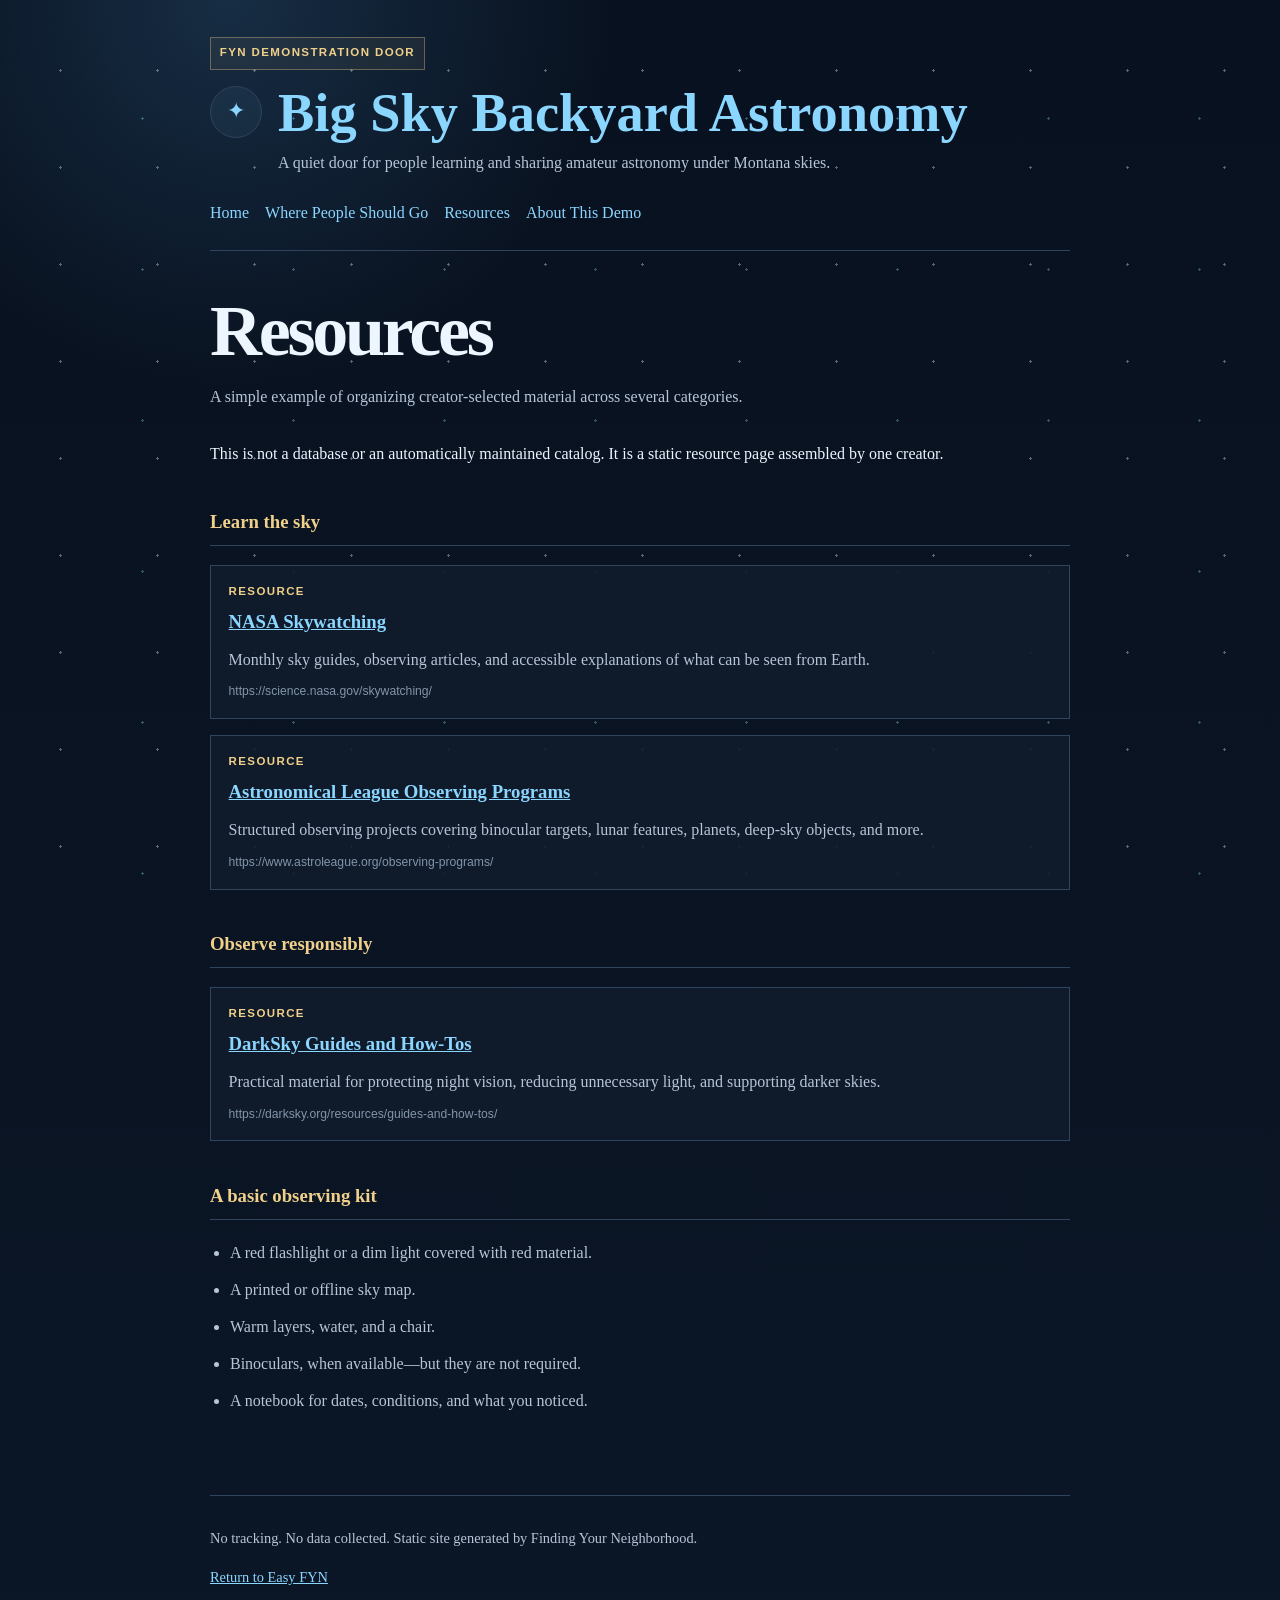
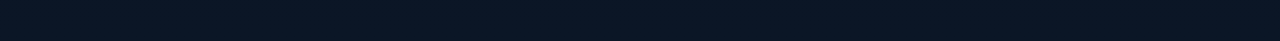
<file: astronomy/resources.html>
<!DOCTYPE html>
<html lang="en">
<head>
<meta charset="UTF-8">
<title>Resources — Big Sky Backyard Astronomy</title>
<meta name="viewport" content="width=device-width, initial-scale=1.0">
<meta name="description" content="A quiet door for people learning and sharing amateur astronomy under Montana skies.">
<link rel="stylesheet" href="assets/style.css">
</head>
<body>
<div class="site-shell">
<header>
    <div class="demo-label">FYN demonstration door</div>
    <div class="brand-row">
      <div class="site-mark" aria-hidden="true">✦</div>
      <div>
        <h1>Big Sky Backyard Astronomy</h1>
        <p class="site-description">A quiet door for people learning and sharing amateur astronomy under Montana skies.</p>
      </div>
    </div>
    <nav><a href="index.html">Home</a> <a href="links.html">Where People Should Go</a> <a href="resources.html">Resources</a> <a href="about.html">About This Demo</a></nav>
</header>
<main>

<section class="page-header">
  <h2>Resources</h2>
  <p>A simple example of organizing creator-selected material across several categories.</p>
</section>
<p>This is not a database or an automatically maintained catalog. It is a static resource page assembled by one creator.</p>

<section class="resource-group">
  <h3>Learn the sky</h3>
  <div class="resource-list">
    <div class="resource-card">
      <div class="resource-type">Resource</div>
      <h3><a href="https://science.nasa.gov/skywatching/" target="_blank" rel="noopener noreferrer">NASA Skywatching</a></h3>
      <p>Monthly sky guides, observing articles, and accessible explanations of what can be seen from Earth.</p>
      <div class="resource-url">https://science.nasa.gov/skywatching/</div>
    </div>
    <div class="resource-card">
      <div class="resource-type">Resource</div>
      <h3><a href="https://www.astroleague.org/observing-programs/" target="_blank" rel="noopener noreferrer">Astronomical League Observing Programs</a></h3>
      <p>Structured observing projects covering binocular targets, lunar features, planets, deep-sky objects, and more.</p>
      <div class="resource-url">https://www.astroleague.org/observing-programs/</div>
    </div>
  </div>
</section>

<section class="resource-group">
  <h3>Observe responsibly</h3>
  <div class="resource-list">
    <div class="resource-card">
      <div class="resource-type">Resource</div>
      <h3><a href="https://darksky.org/resources/guides-and-how-tos/" target="_blank" rel="noopener noreferrer">DarkSky Guides and How-Tos</a></h3>
      <p>Practical material for protecting night vision, reducing unnecessary light, and supporting darker skies.</p>
      <div class="resource-url">https://darksky.org/resources/guides-and-how-tos/</div>
    </div>
  </div>
</section>

<section class="resource-group">
  <h3>A basic observing kit</h3>
  <ul class="fit-list">
    <li>A red flashlight or a dim light covered with red material.</li>
    <li>A printed or offline sky map.</li>
    <li>Warm layers, water, and a chair.</li>
    <li>Binoculars, when available—but they are not required.</li>
    <li>A notebook for dates, conditions, and what you noticed.</li>
  </ul>
</section>

</main>
<footer>
    <p>No tracking. No data collected. Static site generated by Finding Your Neighborhood.</p>
    <p><a href="../index.html#demos">Return to Easy FYN</a></p>
</footer>
</div>
</body>
</html>
</file>
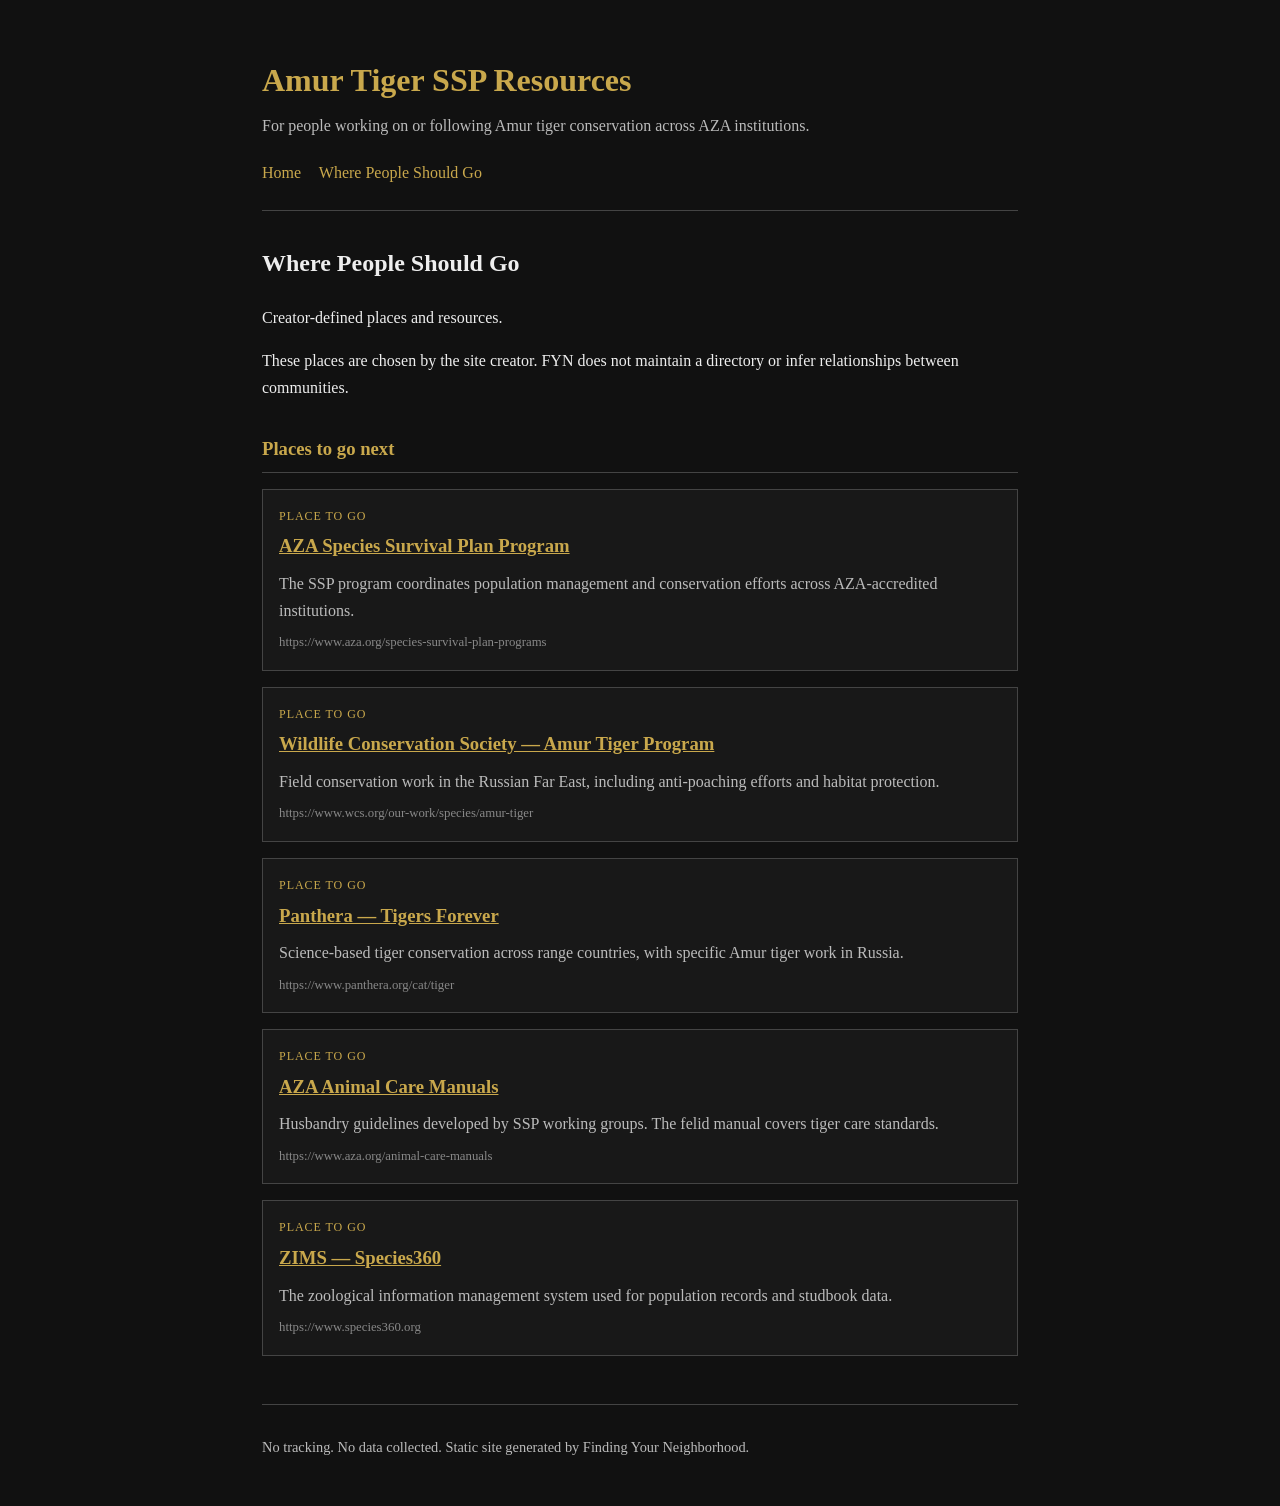
<file: dark/links.html>
<!DOCTYPE html>
<html lang="en">
<head>
<meta charset="UTF-8">
<title>Where People Should Go — Amur Tiger SSP Resources</title>
<meta name="viewport" content="width=device-width, initial-scale=1.0">
<meta name="description" content="For people working on or following Amur tiger conservation across AZA institutions.">
<link rel="stylesheet" href="assets/style.css">
</head>

<body>

<div class="site-shell">

<header>
    <h1>Amur Tiger SSP Resources</h1>
    <p class="site-description">For people working on or following Amur tiger conservation across AZA institutions.</p>

    <nav>
        <a href="index.html">Home</a> <a href="links.html">Where People Should Go</a> 
    </nav>
</header>

<main>
<h2>Where People Should Go</h2>
<p>Creator-defined places and resources.</p>
<p>These places are chosen by the site creator. FYN does not maintain a directory or infer relationships between communities.</p>

            <section class="resource-group">
                <h3>Places to go next</h3>
                <div class="resource-list">
            
    <div class="resource-card">
        <div class="resource-type">Place to go</div>
        <h3><a href="https://www.aza.org/species-survival-plan-programs" target="_blank" rel="noopener noreferrer">AZA Species Survival Plan Program</a></h3>
        <p>The SSP program coordinates population management and conservation efforts across AZA-accredited institutions.</p>
        <div class="resource-url">https://www.aza.org/species-survival-plan-programs</div>
    </div>
    
    <div class="resource-card">
        <div class="resource-type">Place to go</div>
        <h3><a href="https://www.wcs.org/our-work/species/amur-tiger" target="_blank" rel="noopener noreferrer">Wildlife Conservation Society — Amur Tiger Program</a></h3>
        <p>Field conservation work in the Russian Far East, including anti-poaching efforts and habitat protection.</p>
        <div class="resource-url">https://www.wcs.org/our-work/species/amur-tiger</div>
    </div>
    
    <div class="resource-card">
        <div class="resource-type">Place to go</div>
        <h3><a href="https://www.panthera.org/cat/tiger" target="_blank" rel="noopener noreferrer">Panthera — Tigers Forever</a></h3>
        <p>Science-based tiger conservation across range countries, with specific Amur tiger work in Russia.</p>
        <div class="resource-url">https://www.panthera.org/cat/tiger</div>
    </div>
    
    <div class="resource-card">
        <div class="resource-type">Place to go</div>
        <h3><a href="https://www.aza.org/animal-care-manuals" target="_blank" rel="noopener noreferrer">AZA Animal Care Manuals</a></h3>
        <p>Husbandry guidelines developed by SSP working groups. The felid manual covers tiger care standards.</p>
        <div class="resource-url">https://www.aza.org/animal-care-manuals</div>
    </div>
    
    <div class="resource-card">
        <div class="resource-type">Place to go</div>
        <h3><a href="https://www.species360.org" target="_blank" rel="noopener noreferrer">ZIMS — Species360</a></h3>
        <p>The zoological information management system used for population records and studbook data.</p>
        <div class="resource-url">https://www.species360.org</div>
    </div>
    
                </div>
            </section>
            

</main>

<footer>
    <p>No tracking. No data collected. Static site generated by Finding Your Neighborhood.</p>
</footer>

</div>

</body>
</html>
</file>
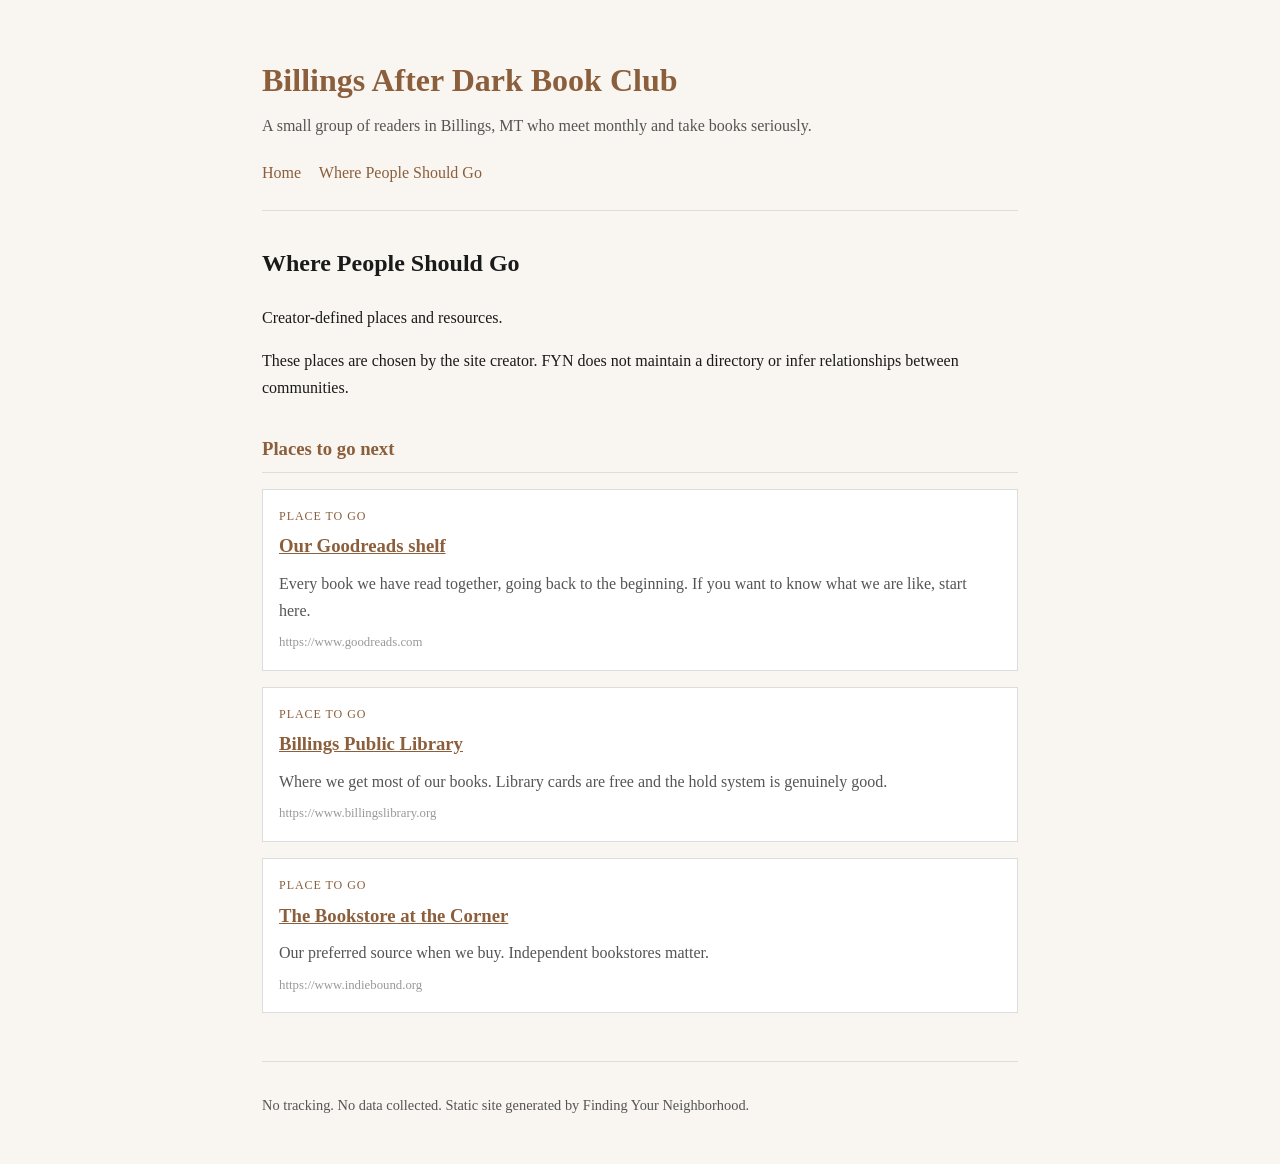
<file: light/links.html>
<!DOCTYPE html>
<html lang="en">
<head>
<meta charset="UTF-8">
<title>Where People Should Go — Billings After Dark Book Club</title>
<meta name="viewport" content="width=device-width, initial-scale=1.0">
<meta name="description" content="A small group of readers in Billings, MT who meet monthly and take books seriously.">
<link rel="stylesheet" href="assets/style.css">
</head>

<body>

<div class="site-shell">

<header>
    <h1>Billings After Dark Book Club</h1>
    <p class="site-description">A small group of readers in Billings, MT who meet monthly and take books seriously.</p>

    <nav>
        <a href="index.html">Home</a> <a href="links.html">Where People Should Go</a> 
    </nav>
</header>

<main>
<h2>Where People Should Go</h2>
<p>Creator-defined places and resources.</p>
<p>These places are chosen by the site creator. FYN does not maintain a directory or infer relationships between communities.</p>

            <section class="resource-group">
                <h3>Places to go next</h3>
                <div class="resource-list">
            
    <div class="resource-card">
        <div class="resource-type">Place to go</div>
        <h3><a href="https://www.goodreads.com" target="_blank" rel="noopener noreferrer">Our Goodreads shelf</a></h3>
        <p>Every book we have read together, going back to the beginning. If you want to know what we are like, start here.</p>
        <div class="resource-url">https://www.goodreads.com</div>
    </div>
    
    <div class="resource-card">
        <div class="resource-type">Place to go</div>
        <h3><a href="https://www.billingslibrary.org" target="_blank" rel="noopener noreferrer">Billings Public Library</a></h3>
        <p>Where we get most of our books. Library cards are free and the hold system is genuinely good.</p>
        <div class="resource-url">https://www.billingslibrary.org</div>
    </div>
    
    <div class="resource-card">
        <div class="resource-type">Place to go</div>
        <h3><a href="https://www.indiebound.org" target="_blank" rel="noopener noreferrer">The Bookstore at the Corner</a></h3>
        <p>Our preferred source when we buy. Independent bookstores matter.</p>
        <div class="resource-url">https://www.indiebound.org</div>
    </div>
    
                </div>
            </section>
            

</main>

<footer>
    <p>No tracking. No data collected. Static site generated by Finding Your Neighborhood.</p>
</footer>

</div>

</body>
</html>
</file>
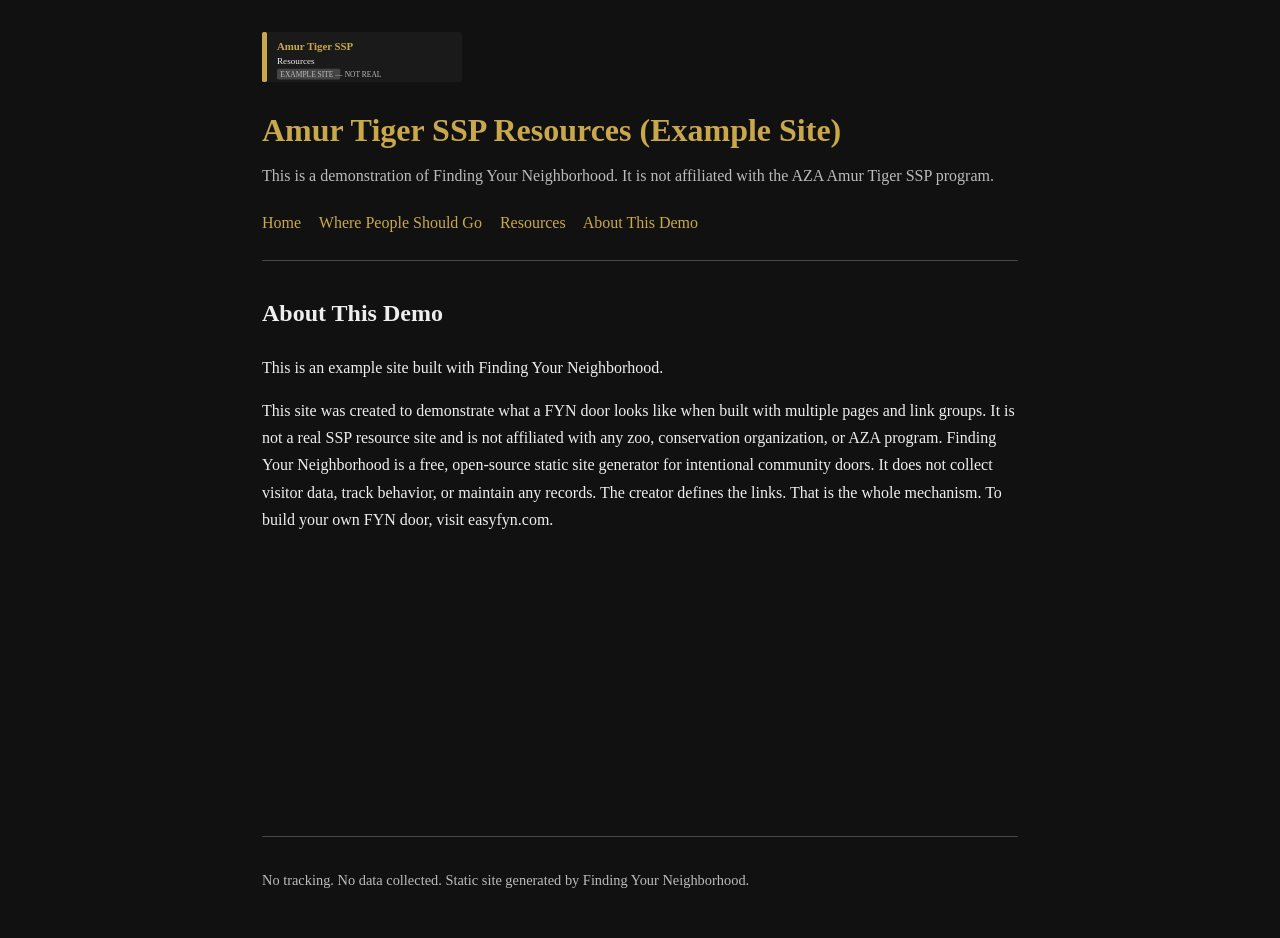
<file: ssp/about.html>
<!DOCTYPE html>
<html lang="en">
<head>
<meta charset="UTF-8">
<title>About This Demo — Amur Tiger SSP Resources (Example Site)</title>
<meta name="viewport" content="width=device-width, initial-scale=1.0">
<meta name="description" content="This is a demonstration of Finding Your Neighborhood. It is not affiliated with the AZA Amur Tiger SSP program.">
<link rel="stylesheet" href="assets/style.css">
</head>

<body>

<div class="site-shell">

<header>
    <img src="assets/logo.svg" alt="Site logo" class="site-logo">
    <h1>Amur Tiger SSP Resources (Example Site)</h1>
    <p class="site-description">This is a demonstration of Finding Your Neighborhood. It is not affiliated with the AZA Amur Tiger SSP program.</p>

    <nav>
        <a href="index.html">Home</a> <a href="links.html">Where People Should Go</a> <a href="resources.html">Resources</a> <a href="about.html">About This Demo</a> 
    </nav>
</header>

<main>
<h2>About This Demo</h2>
<p>This is an example site built with Finding Your Neighborhood.</p>
<p>This site was created to demonstrate what a FYN door looks like when built with multiple pages and link groups. It is not a real SSP resource site and is not affiliated with any zoo, conservation organization, or AZA program. Finding Your Neighborhood is a free, open-source static site generator for intentional community doors. It does not collect visitor data, track behavior, or maintain any records. The creator defines the links. That is the whole mechanism. To build your own FYN door, visit easyfyn.com.</p>


</main>

<footer>
    <p>No tracking. No data collected. Static site generated by Finding Your Neighborhood.</p>
</footer>

</div>

</body>
</html>
</file>
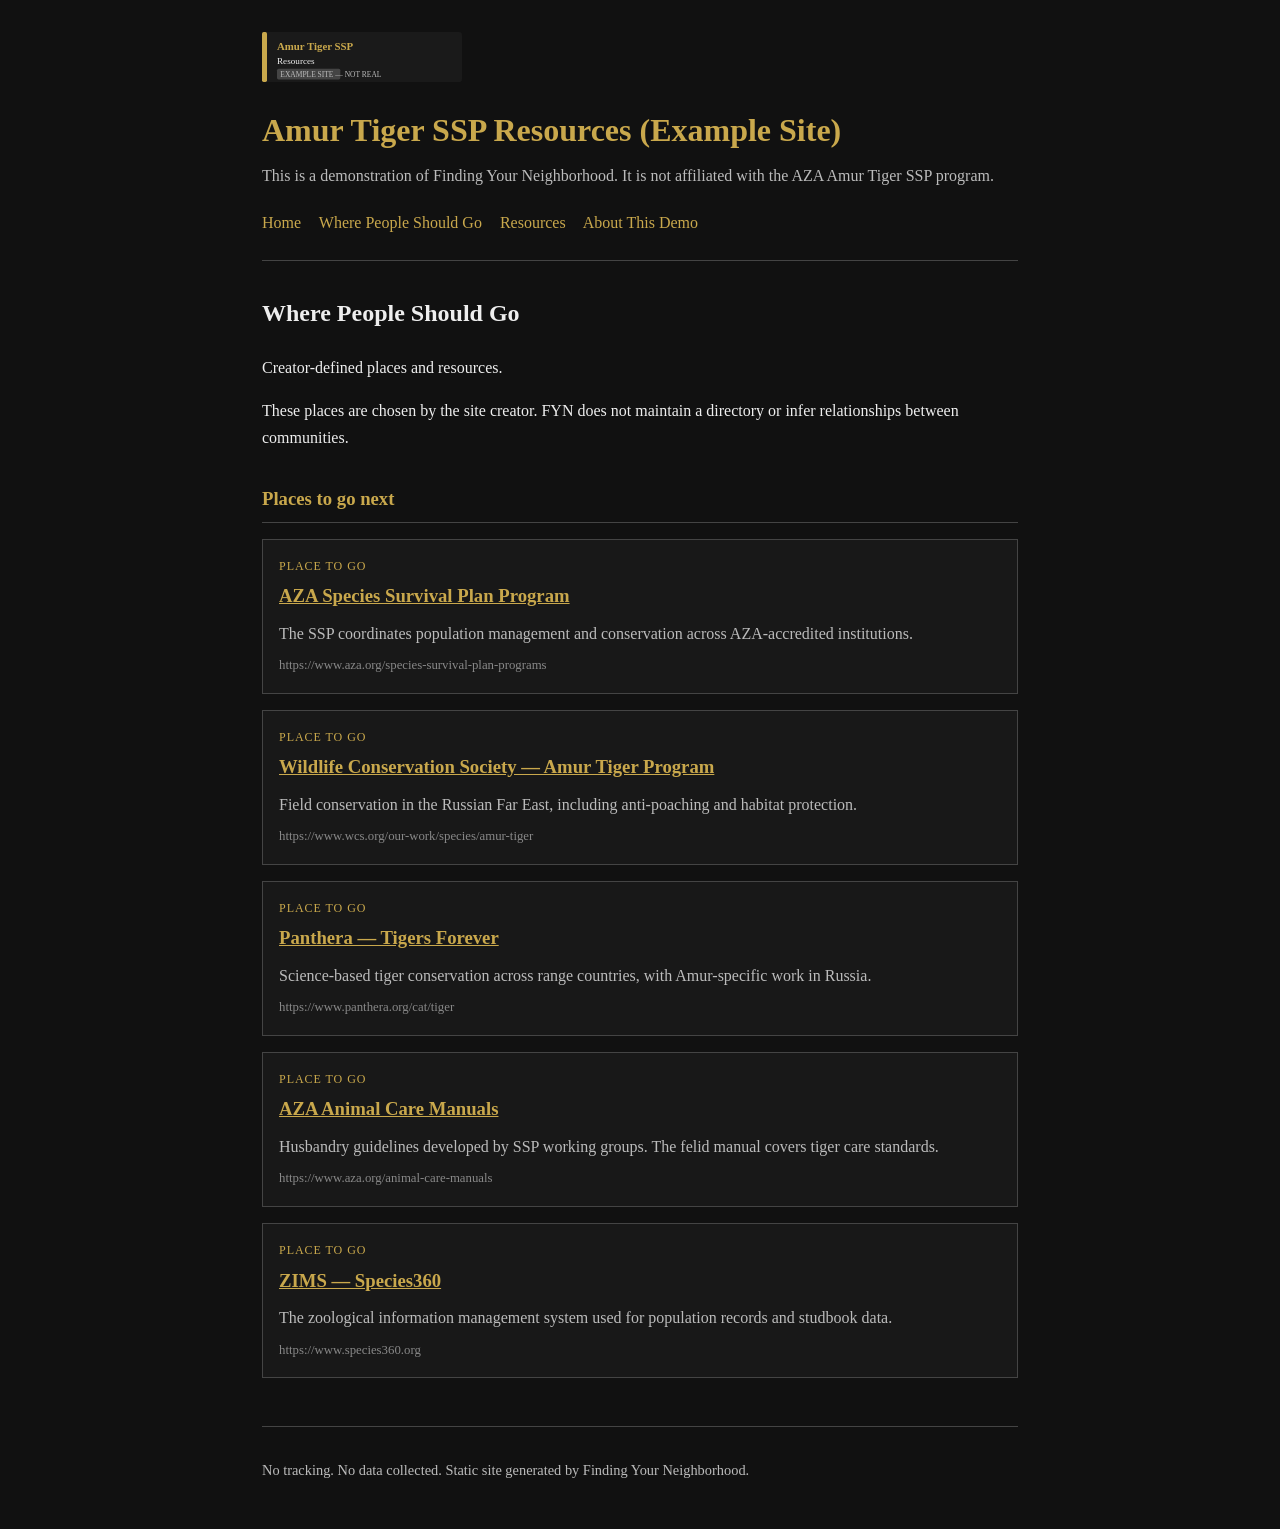
<file: ssp/links.html>
<!DOCTYPE html>
<html lang="en">
<head>
<meta charset="UTF-8">
<title>Where People Should Go — Amur Tiger SSP Resources (Example Site)</title>
<meta name="viewport" content="width=device-width, initial-scale=1.0">
<meta name="description" content="This is a demonstration of Finding Your Neighborhood. It is not affiliated with the AZA Amur Tiger SSP program.">
<link rel="stylesheet" href="assets/style.css">
</head>

<body>

<div class="site-shell">

<header>
    <img src="assets/logo.svg" alt="Site logo" class="site-logo">
    <h1>Amur Tiger SSP Resources (Example Site)</h1>
    <p class="site-description">This is a demonstration of Finding Your Neighborhood. It is not affiliated with the AZA Amur Tiger SSP program.</p>

    <nav>
        <a href="index.html">Home</a> <a href="links.html">Where People Should Go</a> <a href="resources.html">Resources</a> <a href="about.html">About This Demo</a> 
    </nav>
</header>

<main>
<h2>Where People Should Go</h2>
<p>Creator-defined places and resources.</p>
<p>These places are chosen by the site creator. FYN does not maintain a directory or infer relationships between communities.</p>

            <section class="resource-group">
                <h3>Places to go next</h3>
                <div class="resource-list">
            
    <div class="resource-card">
        <div class="resource-type">Place to go</div>
        <h3><a href="https://www.aza.org/species-survival-plan-programs" target="_blank" rel="noopener noreferrer">AZA Species Survival Plan Program</a></h3>
        <p>The SSP coordinates population management and conservation across AZA-accredited institutions.</p>
        <div class="resource-url">https://www.aza.org/species-survival-plan-programs</div>
    </div>
    
    <div class="resource-card">
        <div class="resource-type">Place to go</div>
        <h3><a href="https://www.wcs.org/our-work/species/amur-tiger" target="_blank" rel="noopener noreferrer">Wildlife Conservation Society — Amur Tiger Program</a></h3>
        <p>Field conservation in the Russian Far East, including anti-poaching and habitat protection.</p>
        <div class="resource-url">https://www.wcs.org/our-work/species/amur-tiger</div>
    </div>
    
    <div class="resource-card">
        <div class="resource-type">Place to go</div>
        <h3><a href="https://www.panthera.org/cat/tiger" target="_blank" rel="noopener noreferrer">Panthera — Tigers Forever</a></h3>
        <p>Science-based tiger conservation across range countries, with Amur-specific work in Russia.</p>
        <div class="resource-url">https://www.panthera.org/cat/tiger</div>
    </div>
    
    <div class="resource-card">
        <div class="resource-type">Place to go</div>
        <h3><a href="https://www.aza.org/animal-care-manuals" target="_blank" rel="noopener noreferrer">AZA Animal Care Manuals</a></h3>
        <p>Husbandry guidelines developed by SSP working groups. The felid manual covers tiger care standards.</p>
        <div class="resource-url">https://www.aza.org/animal-care-manuals</div>
    </div>
    
    <div class="resource-card">
        <div class="resource-type">Place to go</div>
        <h3><a href="https://www.species360.org" target="_blank" rel="noopener noreferrer">ZIMS — Species360</a></h3>
        <p>The zoological information management system used for population records and studbook data.</p>
        <div class="resource-url">https://www.species360.org</div>
    </div>
    
                </div>
            </section>
            

</main>

<footer>
    <p>No tracking. No data collected. Static site generated by Finding Your Neighborhood.</p>
</footer>

</div>

</body>
</html>
</file>
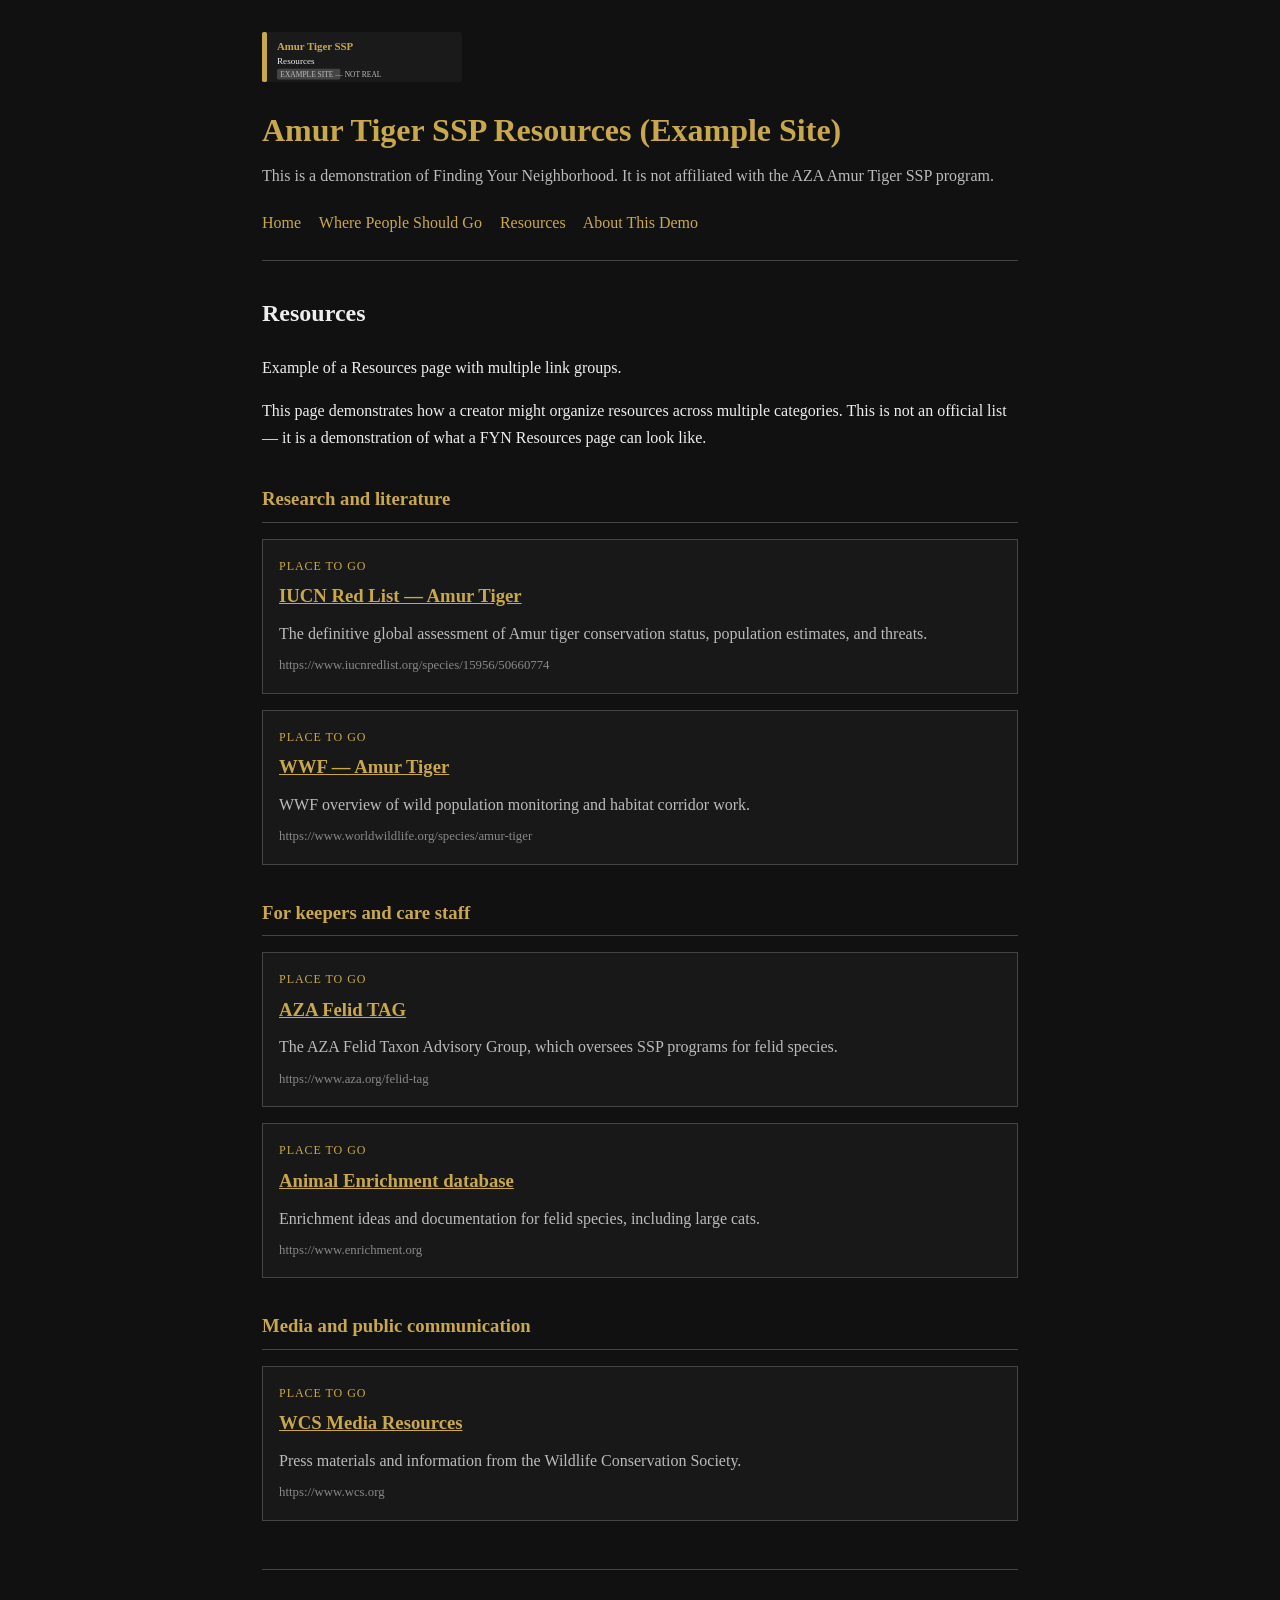
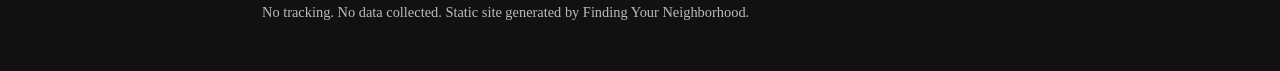
<file: ssp/resources.html>
<!DOCTYPE html>
<html lang="en">
<head>
<meta charset="UTF-8">
<title>Resources — Amur Tiger SSP Resources (Example Site)</title>
<meta name="viewport" content="width=device-width, initial-scale=1.0">
<meta name="description" content="This is a demonstration of Finding Your Neighborhood. It is not affiliated with the AZA Amur Tiger SSP program.">
<link rel="stylesheet" href="assets/style.css">
</head>

<body>

<div class="site-shell">

<header>
    <img src="assets/logo.svg" alt="Site logo" class="site-logo">
    <h1>Amur Tiger SSP Resources (Example Site)</h1>
    <p class="site-description">This is a demonstration of Finding Your Neighborhood. It is not affiliated with the AZA Amur Tiger SSP program.</p>

    <nav>
        <a href="index.html">Home</a> <a href="links.html">Where People Should Go</a> <a href="resources.html">Resources</a> <a href="about.html">About This Demo</a> 
    </nav>
</header>

<main>
<h2>Resources</h2>
<p>Example of a Resources page with multiple link groups.</p>
<p>This page demonstrates how a creator might organize resources across multiple categories. This is not an official list — it is a demonstration of what a FYN Resources page can look like.</p>

            <section class="resource-group">
                <h3>Research and literature</h3>
                <div class="resource-list">
            
    <div class="resource-card">
        <div class="resource-type">Place to go</div>
        <h3><a href="https://www.iucnredlist.org/species/15956/50660774" target="_blank" rel="noopener noreferrer">IUCN Red List — Amur Tiger</a></h3>
        <p>The definitive global assessment of Amur tiger conservation status, population estimates, and threats.</p>
        <div class="resource-url">https://www.iucnredlist.org/species/15956/50660774</div>
    </div>
    
    <div class="resource-card">
        <div class="resource-type">Place to go</div>
        <h3><a href="https://www.worldwildlife.org/species/amur-tiger" target="_blank" rel="noopener noreferrer">WWF — Amur Tiger</a></h3>
        <p>WWF overview of wild population monitoring and habitat corridor work.</p>
        <div class="resource-url">https://www.worldwildlife.org/species/amur-tiger</div>
    </div>
    
                </div>
            </section>
            
            <section class="resource-group">
                <h3>For keepers and care staff</h3>
                <div class="resource-list">
            
    <div class="resource-card">
        <div class="resource-type">Place to go</div>
        <h3><a href="https://www.aza.org/felid-tag" target="_blank" rel="noopener noreferrer">AZA Felid TAG</a></h3>
        <p>The AZA Felid Taxon Advisory Group, which oversees SSP programs for felid species.</p>
        <div class="resource-url">https://www.aza.org/felid-tag</div>
    </div>
    
    <div class="resource-card">
        <div class="resource-type">Place to go</div>
        <h3><a href="https://www.enrichment.org" target="_blank" rel="noopener noreferrer">Animal Enrichment database</a></h3>
        <p>Enrichment ideas and documentation for felid species, including large cats.</p>
        <div class="resource-url">https://www.enrichment.org</div>
    </div>
    
                </div>
            </section>
            
            <section class="resource-group">
                <h3>Media and public communication</h3>
                <div class="resource-list">
            
    <div class="resource-card">
        <div class="resource-type">Place to go</div>
        <h3><a href="https://www.wcs.org" target="_blank" rel="noopener noreferrer">WCS Media Resources</a></h3>
        <p>Press materials and information from the Wildlife Conservation Society.</p>
        <div class="resource-url">https://www.wcs.org</div>
    </div>
    
                </div>
            </section>
            

</main>

<footer>
    <p>No tracking. No data collected. Static site generated by Finding Your Neighborhood.</p>
</footer>

</div>

</body>
</html>
</file>
<file: astronomy/assets/style.css>
:root {
  --bg: #08111f;
  --surface: #101c2d;
  --surface-soft: #16253a;
  --text: #edf5ff;
  --muted: #b7c5d8;
  --line: #30445d;
  --accent: #8bd6ff;
  --accent-warm: #f0d08a;
}
* { box-sizing: border-box; }
html { background: var(--bg); }
body {
  margin: 0;
  font-family: Georgia, "Times New Roman", serif;
  color: var(--text);
  background:
    radial-gradient(circle at 18% 0%, rgba(81,155,214,.20), transparent 24rem),
    linear-gradient(180deg, #08111f, #0b1626);
  line-height: 1.72;
}
body::before {
  content: "";
  position: fixed;
  inset: 0;
  pointer-events: none;
  opacity: .35;
  background-image:
    radial-gradient(circle, #fff 0 1px, transparent 1.3px),
    radial-gradient(circle, #8bd6ff 0 1px, transparent 1.4px);
  background-size: 97px 97px, 151px 151px;
  background-position: 12px 22px, 67px 43px;
}
.site-shell {
  position: relative;
  width: min(860px, calc(100% - 36px));
  margin: 0 auto;
  padding: 2.3rem 0;
}
header {
  padding-bottom: 1.5rem;
  border-bottom: 1px solid var(--line);
}
.demo-label,
.eyebrow,
.resource-type {
  color: var(--accent-warm);
  font-family: Arial, sans-serif;
  font-size: .72rem;
  font-weight: 700;
  letter-spacing: .12em;
  text-transform: uppercase;
}
.demo-label {
  display: inline-block;
  margin-bottom: 1rem;
  padding: .35rem .55rem;
  border: 1px solid rgba(240,208,138,.35);
  background: rgba(240,208,138,.06);
}
.brand-row {
  display: flex;
  gap: 1rem;
  align-items: flex-start;
}
.site-mark {
  display: grid;
  place-items: center;
  width: 52px;
  height: 52px;
  flex: 0 0 52px;
  border: 1px solid var(--line);
  border-radius: 50%;
  color: var(--accent);
  background: rgba(139,214,255,.06);
  font-size: 1.35rem;
}
h1 {
  margin: 0 0 .25rem;
  color: var(--accent);
  font-size: clamp(2rem, 6vw, 3.4rem);
  line-height: 1;
}
.site-description {
  margin: .55rem 0 0;
  color: var(--muted);
}
nav {
  display: flex;
  flex-wrap: wrap;
  gap: .75rem 1rem;
  margin-top: 1.4rem;
}
nav a,
footer a,
main a {
  color: var(--accent);
}
nav a { text-decoration: none; }
nav a:hover { text-decoration: underline; }
main {
  min-height: 55vh;
  padding: 2.4rem 0 1rem;
}
.page-header {
  margin-bottom: 1.8rem;
}
.page-header h2 {
  max-width: 15ch;
  margin: .35rem 0 .7rem;
  color: var(--text);
  font-size: clamp(2.1rem, 7vw, 4.5rem);
  line-height: 1;
  letter-spacing: -.045em;
}
.page-header p,
.page-body p {
  color: var(--muted);
}
.reality-note {
  margin: 2rem 0;
  padding: 1.1rem 1.2rem;
  border-left: 3px solid var(--accent-warm);
  background: rgba(240,208,138,.06);
}
.reality-note strong {
  color: var(--accent-warm);
}
.reality-note p { margin-bottom: 0; }
.resource-group {
  margin-top: 2.4rem;
}
.resource-group > h3 {
  padding-bottom: .45rem;
  border-bottom: 1px solid var(--line);
  color: var(--accent-warm);
}
.resource-list {
  display: grid;
  gap: 1rem;
}
.resource-card {
  padding: 1rem 1.1rem;
  border: 1px solid var(--line);
  background: rgba(16,28,45,.88);
}
.resource-card h3 {
  margin: .25rem 0;
}
.resource-card p {
  margin: .5rem 0;
  color: var(--muted);
}
.resource-url {
  color: #8295aa;
  font-family: Arial, sans-serif;
  font-size: .76rem;
  word-break: break-all;
}
.fit-list {
  display: grid;
  gap: .6rem;
  padding-left: 1.25rem;
  color: var(--muted);
}
footer {
  margin-top: 3rem;
  padding-top: 1rem;
  border-top: 1px solid var(--line);
  color: var(--muted);
  font-size: .9rem;
}
@media (max-width: 600px) {
  .brand-row { display: block; }
  .site-mark { margin-bottom: .8rem; }
}
</file>
<file: dark/assets/style.css>
:root {
    --bg: #111111;
    --surface: #181818;
    --surface-soft: #202020;
    --text: #eeeeee;
    --muted: #bbbbbb;
    --line: #444444;
    --accent: #c9a84c;
}

* {
    box-sizing: border-box;
}

body {
    font-family: Georgia, serif;
    max-width: 820px;
    margin: auto;
    padding: 2rem;
    background: var(--bg);
    color: var(--text);
    line-height: 1.7;
}

.site-shell {
    width: 100%;
}

header {
    border-bottom: 1px solid var(--line);
    margin-bottom: 2rem;
    padding-bottom: 1.5rem;
}

header h1 {
    color: var(--accent);
    margin-bottom: 0.25rem;
}

.site-description {
    color: var(--muted);
    margin-top: 0;
}

nav {
    margin-top: 1.25rem;
}

nav a {
    color: var(--accent);
    margin-right: 14px;
    text-decoration: none;
}

nav a:hover {
    text-decoration: underline;
}

main {
    min-height: 55vh;
}

.page-header {
    margin-bottom: 1.5rem;
}

.page-header h2 {
    color: var(--accent);
    margin-bottom: 0.25rem;
}

.page-header p {
    color: var(--muted);
}

.page-body p {
    margin-bottom: 1rem;
}

a {
    color: var(--accent);
}

footer {
    border-top: 1px solid var(--line);
    margin-top: 3rem;
    padding-top: 1rem;
    color: var(--muted);
    font-size: 0.9rem;
}

.resource-group {
    margin-top: 2rem;
}

.resource-group > h3 {
    color: var(--accent);
    border-bottom: 1px solid var(--line);
    padding-bottom: 0.4rem;
    margin-bottom: 1rem;
}

.resource-list {
    display: grid;
    gap: 1rem;
    margin-top: 1rem;
}

.resource-card {
    border: 1px solid var(--line);
    padding: 1rem;
    background: var(--surface);
}

.resource-card h3 {
    margin: 0.25rem 0;
}

.resource-card p {
    margin: 0.5rem 0;
    color: var(--muted);
}

.resource-type {
    font-size: 0.75rem;
    text-transform: uppercase;
    letter-spacing: 0.08em;
    color: var(--accent);
}

.resource-url {
    font-size: 0.8rem;
    color: #888888;
    word-break: break-all;
}
</file>
<file: light/assets/style.css>
:root {
    --bg: #f9f6f1;
    --surface: #ffffff;
    --surface-soft: #f0ebe3;
    --text: #1a1a1a;
    --muted: #555555;
    --line: #dddddd;
    --accent: #8b5e3c;
}
* { box-sizing: border-box; }
body {
    font-family: Georgia, serif;
    max-width: 820px;
    margin: auto;
    padding: 2rem;
    background: var(--bg);
    color: var(--text);
    line-height: 1.7;
}
.site-shell { width: 100%; }
header {
    border-bottom: 1px solid var(--line);
    margin-bottom: 2rem;
    padding-bottom: 1.5rem;
}
header h1 { color: var(--accent); margin-bottom: 0.25rem; }
.site-description { color: var(--muted); margin-top: 0; }
nav { margin-top: 1.25rem; }
nav a { color: var(--accent); margin-right: 14px; text-decoration: none; }
nav a:hover { text-decoration: underline; }
main { min-height: 55vh; }
.page-header { margin-bottom: 1.5rem; }
.page-header h2 { color: var(--accent); margin-bottom: 0.25rem; }
.page-header p { color: var(--muted); }
.page-body p { margin-bottom: 1rem; }
a { color: var(--accent); }
footer {
    border-top: 1px solid var(--line);
    margin-top: 3rem;
    padding-top: 1rem;
    color: var(--muted);
    font-size: 0.9rem;
}
.resource-group { margin-top: 2rem; }
.resource-group > h3 {
    color: var(--accent);
    border-bottom: 1px solid var(--line);
    padding-bottom: 0.4rem;
    margin-bottom: 1rem;
}
.resource-list { display: grid; gap: 1rem; margin-top: 1rem; }
.resource-card {
    border: 1px solid var(--line);
    padding: 1rem;
    background: var(--surface);
}
.resource-card h3 { margin: 0.25rem 0; }
.resource-card p { margin: 0.5rem 0; color: var(--muted); }
.resource-type {
    font-size: 0.75rem;
    text-transform: uppercase;
    letter-spacing: 0.08em;
    color: var(--accent);
}
.resource-url { font-size: 0.8rem; color: #999999; word-break: break-all; }
</file>
<file: ssp/assets/style.css>
:root {
    --bg: #111111;
    --surface: #181818;
    --surface-soft: #202020;
    --text: #eeeeee;
    --muted: #bbbbbb;
    --line: #444444;
    --accent: #c9a84c;
}
* { box-sizing: border-box; }
body {
    font-family: Georgia, serif;
    max-width: 820px;
    margin: auto;
    padding: 2rem;
    background: var(--bg);
    color: var(--text);
    line-height: 1.7;
}
.site-shell { width: 100%; }
header {
    border-bottom: 1px solid var(--line);
    margin-bottom: 2rem;
    padding-bottom: 1.5rem;
}
.site-logo {
    display: block;
    max-height: 64px;
    max-width: 200px;
    margin-bottom: 0.75rem;
    width: auto;
}
header h1 { color: var(--accent); margin-bottom: 0.25rem; }
.site-description { color: var(--muted); margin-top: 0; }
nav { margin-top: 1.25rem; }
nav a { color: var(--accent); margin-right: 14px; text-decoration: none; }
nav a:hover { text-decoration: underline; }
main { min-height: 55vh; }
.page-header { margin-bottom: 1.5rem; }
.page-header h2 { color: var(--accent); margin-bottom: 0.25rem; }
.page-header p { color: var(--muted); }
.page-body p { margin-bottom: 1rem; }
a { color: var(--accent); }
footer {
    border-top: 1px solid var(--line);
    margin-top: 3rem;
    padding-top: 1rem;
    color: var(--muted);
    font-size: 0.9rem;
}
.resource-group { margin-top: 2rem; }
.resource-group > h3 {
    color: var(--accent);
    border-bottom: 1px solid var(--line);
    padding-bottom: 0.4rem;
    margin-bottom: 1rem;
}
.resource-list { display: grid; gap: 1rem; margin-top: 1rem; }
.resource-card {
    border: 1px solid var(--line);
    padding: 1rem;
    background: var(--surface);
}
.resource-card h3 { margin: 0.25rem 0; }
.resource-card p { margin: 0.5rem 0; color: var(--muted); }
.resource-type {
    font-size: 0.75rem;
    text-transform: uppercase;
    letter-spacing: 0.08em;
    color: var(--accent);
}
.resource-url { font-size: 0.8rem; color: #888888; word-break: break-all; }
</file>
